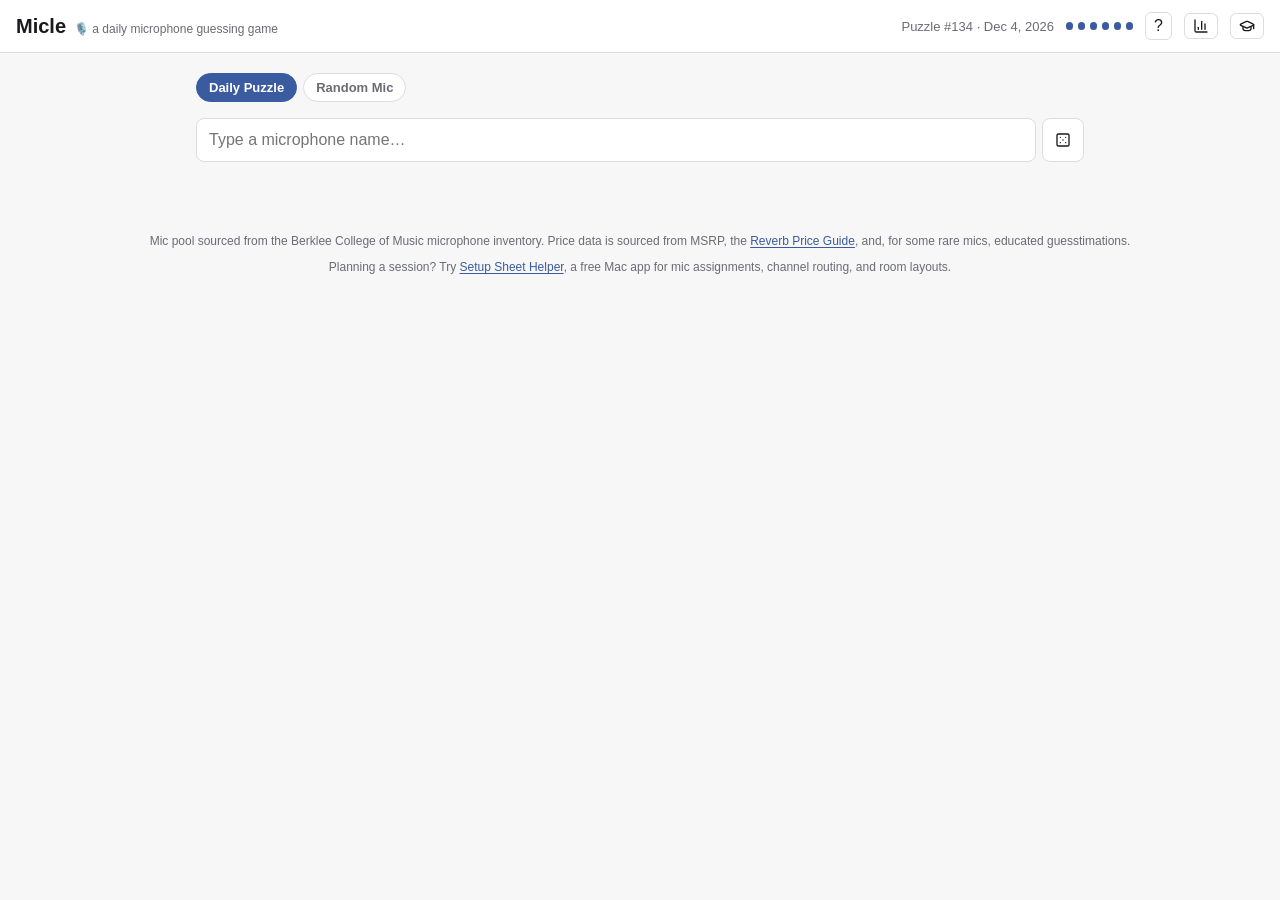
<file: index.html>
<!doctype html>
<html lang="en">
<head>
  <meta charset="utf-8" />
  <meta name="viewport" content="width=device-width, initial-scale=1" />
  <title>Micle — Daily Microphone Guessing Game</title>
  <meta name="description" content="Guess the studio microphone of the day. A Wordle-style game for audio nerds." />
  <link rel="canonical" href="https://micle.julianro.se/" />
  <meta property="og:type" content="website" />
  <meta property="og:title" content="Micle — Daily Microphone Guessing Game" />
  <meta property="og:description" content="Guess the studio microphone of the day. A Wordle-style game for audio nerds." />
  <meta property="og:url" content="https://micle.julianro.se/" />
  <meta property="og:image" content="https://micle.julianro.se/social-card.png" />
  <meta property="og:image:width" content="1200" />
  <meta property="og:image:height" content="630" />
  <meta name="twitter:card" content="summary_large_image" />
  <meta name="twitter:title" content="Micle — Daily Microphone Guessing Game" />
  <meta name="twitter:description" content="Guess the studio microphone of the day. A Wordle-style game for audio nerds." />
  <meta name="twitter:image" content="https://micle.julianro.se/social-card.png" />
  <link rel="icon" href="favicon.svg" type="image/svg+xml" />
  <link rel="apple-touch-icon" href="icons/apple-touch-icon.png" />
  <!-- Keep in sync with --bg in css/styles.css's :root and its dark-mode override. -->
  <meta name="theme-color" content="#f7f7f8" media="(prefers-color-scheme: light)" />
  <meta name="theme-color" content="#17171b" media="(prefers-color-scheme: dark)" />
  <link rel="manifest" href="manifest.webmanifest" />
  <link rel="stylesheet" href="css/styles.css" />
  <!-- GoatCounter: privacy-friendly, cookieless analytics. -->
  <script data-goatcounter="https://julianrose.goatcounter.com/count" async src="//gc.zgo.at/count.js"></script>
  <script type="application/ld+json">
  {
    "@context": "https://schema.org",
    "@type": "WebApplication",
    "name": "Micle",
    "description": "Guess the studio microphone of the day. A Wordle-style game for audio nerds.",
    "url": "https://micle.julianro.se/",
    "applicationCategory": "GameApplication",
    "operatingSystem": "Any",
    "isAccessibleForFree": true,
    "offers": { "@type": "Offer", "price": "0", "priceCurrency": "USD" }
  }
  </script>
</head>
<body>
  <header class="site-header">
    <!-- Tagline is a sibling, not a child, of the h1: nesting it made the
         heading's accessible name "Micle🎙️ a daily microphone guessing game". -->
    <div class="site-title">
      <h1>Micle</h1>
      <span class="tagline">🎙️ a daily microphone guessing game</span>
    </div>
    <div class="header-actions">
      <span id="day-label" class="day-label"></span>
      <span id="guesses-left" class="guesses-left"></span>
      <button id="help-btn" type="button" class="icon-btn" aria-label="How to play" aria-expanded="false" aria-controls="instructions">?</button>
      <button id="stats-btn" type="button" class="icon-btn" aria-label="View stats">
        <svg viewBox="0 0 24 24" fill="none" stroke="currentColor" stroke-width="2" stroke-linecap="round" stroke-linejoin="round" aria-hidden="true"><path d="M3 3v16a2 2 0 0 0 2 2h16"/><path d="M18 17V9"/><path d="M13 17V5"/><path d="M8 17v-3"/></svg>
      </button>
      <a href="/training/" class="icon-btn" aria-label="Study mode">
        <svg viewBox="0 0 24 24" fill="none" stroke="currentColor" stroke-width="2" stroke-linecap="round" stroke-linejoin="round" aria-hidden="true"><path d="M21.42 10.922a1 1 0 0 0-.019-1.838L12.83 5.18a2 2 0 0 0-1.66 0L2.6 9.08a1 1 0 0 0 0 1.832l8.57 3.908a2 2 0 0 0 1.66 0z"/><path d="M22 10v6"/><path d="M6 12.5V16a6 3 0 0 0 12 0v-3.5"/></svg>
      </a>
    </div>
  </header>

  <main>
    <!-- Filled and shown by renderMilestoneBanner() in js/app.js, only on a
         milestone puzzle; hidden every other day. -->
    <div id="milestone-banner" class="milestone-banner" role="status" hidden></div>

    <div id="instructions" class="instructions" hidden>
      <p>Guess the studio microphone in 6 tries. Each guess is compared against the answer across six categories. In Random Mic mode, toggle Infinity to drop the guess limit entirely.</p>
      <ul class="legend">
        <li><span class="legend-swatch legend-swatch--match" aria-hidden="true"><svg viewBox="0 0 24 24" fill="none" stroke="currentColor" stroke-width="2" stroke-linecap="round" stroke-linejoin="round"><path d="M20 6 9 17l-5-5"/></svg></span> Exact match</li>
        <li><span class="legend-swatch legend-swatch--partial" aria-hidden="true"><svg viewBox="0 0 24 24" fill="none" stroke="currentColor" stroke-width="2" stroke-linecap="round" stroke-linejoin="round"><path d="M10.1 2.182a10 10 0 0 1 3.8 0"/><path d="M13.9 21.818a10 10 0 0 1-3.8 0"/><path d="M17.609 3.721a10 10 0 0 1 2.69 2.7"/><path d="M2.182 13.9a10 10 0 0 1 0-3.8"/><path d="M20.279 17.609a10 10 0 0 1-2.7 2.69"/><path d="M21.818 10.1a10 10 0 0 1 0 3.8"/><path d="M3.721 6.391a10 10 0 0 1 2.7-2.69"/><path d="M6.391 20.279a10 10 0 0 1-2.69-2.7"/></svg></span> Partial: some polar patterns overlap</li>
        <li><span class="legend-swatch legend-swatch--no-match" aria-hidden="true"><svg viewBox="0 0 24 24" fill="none" stroke="currentColor" stroke-width="2" stroke-linecap="round" stroke-linejoin="round"><path d="M18 6 6 18"/><path d="m6 6 12 12"/></svg></span> No match</li>
        <li><span class="legend-swatch legend-swatch--hint" aria-hidden="true"><svg viewBox="0 0 24 24" fill="none" stroke="currentColor" stroke-width="2" stroke-linecap="round" stroke-linejoin="round"><path d="m5 12 7-7 7 7"/><path d="M12 19V5"/></svg></span> Answer is higher (year or price)</li>
        <li><span class="legend-swatch legend-swatch--hint" aria-hidden="true"><svg viewBox="0 0 24 24" fill="none" stroke="currentColor" stroke-width="2" stroke-linecap="round" stroke-linejoin="round"><path d="M12 5v14"/><path d="m19 12-7 7-7-7"/></svg></span> Answer is lower</li>
        <li><span class="legend-swatch legend-swatch--unknown" aria-hidden="true"><svg viewBox="0 0 24 24" fill="none" stroke="currentColor" stroke-width="2" stroke-linecap="round" stroke-linejoin="round"><circle cx="12" cy="12" r="10"/><path d="M9.09 9a3 3 0 0 1 5.83 1c0 2-3 3-3 3"/><path d="M12 17h.01"/></svg></span> Price unknown for this mic</li>
      </ul>
      <p class="instructions-note">Long values are shortened to fit: LDC and SDC are large- and small-diaphragm condensers, and Omni, Fig-8, Super, Hyper and Wide are the matching polar patterns. Hover a tile for the full text.</p>
      <p class="instructions-note">Keyboard shortcuts:</p>
      <ul class="shortcuts">
        <li><kbd>/</kbd> Focus the guess input</li>
        <li><kbd>?</kbd> Toggle these instructions</li>
        <li><kbd>Esc</kbd> Close these instructions</li>
        <li><kbd>S</kbd> Open stats</li>
        <li><kbd>D</kbd> Daily Puzzle</li>
        <li><kbd>M</kbd> Random Mic</li>
        <li><kbd>N</kbd> New Mic <span class="shortcuts-scope">(Random Mic)</span></li>
        <li><kbd>R</kbd> Random guess</li>
        <li><kbd>I</kbd> Toggle Infinity <span class="shortcuts-scope">(Random Mic)</span></li>
      </ul>
    </div>

    <div class="controls">
      <div class="mode-switcher" role="tablist">
        <button type="button" id="mode-daily-btn" class="mode-btn mode-btn--active" role="tab" aria-selected="true" data-mode="daily">Daily Puzzle</button>
        <button type="button" id="mode-random-btn" class="mode-btn" role="tab" aria-selected="false" data-mode="random">Random Mic</button>
      </div>
      <button type="button" id="infinity-toggle-btn" class="infinity-toggle" role="switch" aria-checked="false" hidden>∞ Infinity</button>
      <button type="button" id="new-random-btn" class="new-random-btn" hidden>
        <svg viewBox="0 0 24 24" fill="none" stroke="currentColor" stroke-width="2" stroke-linecap="round" stroke-linejoin="round" aria-hidden="true"><path d="m18 14 4 4-4 4"/><path d="m18 2 4 4-4 4"/><path d="M2 18h1.973a4 4 0 0 0 3.3-1.7l5.454-8.6a4 4 0 0 1 3.3-1.7H22"/><path d="M2 6h1.972a4 4 0 0 1 3.6 2.2"/><path d="M22 18h-6.041a4 4 0 0 1-3.3-1.8l-.359-.45"/></svg>
        New Mic
      </button>
    </div>
    <p id="mode-note" class="mode-note" hidden>Practice mode offers unlimited replays that don't count toward your streak or stats.</p>

    <div class="guess-form">
      <div class="guess-row">
        <div class="autocomplete">
          <label for="guess-input" class="visually-hidden">Guess a microphone</label>
          <input
            id="guess-input"
            name="mic-guess-search"
            type="text"
            placeholder="Type a microphone name…"
            role="combobox"
            aria-expanded="false"
            aria-autocomplete="list"
            aria-controls="ac-list"
            autocomplete="off"
            autocorrect="off"
            autocapitalize="off"
            spellcheck="false"
            data-lpignore="true"
            data-1p-ignore="true"
            data-bwignore="true"
            data-form-type="other"
            data-protonpass-ignore="true"
          />
          <ul id="ac-list" class="ac-list" role="listbox" hidden></ul>
        </div>
        <button type="button" id="random-guess-btn" class="random-guess-btn" aria-label="Random guess">
          <svg viewBox="0 0 24 24" fill="none" stroke="currentColor" stroke-width="2" stroke-linecap="round" stroke-linejoin="round" aria-hidden="true"><rect width="18" height="18" x="3" y="3" rx="2" ry="2"/><path d="M16 8h.01"/><path d="M8 8h.01"/><path d="M8 16h.01"/><path d="M16 16h.01"/><path d="M12 12h.01"/></svg>
        </button>
      </div>
    </div>

    <p id="status-banner" class="status-banner" role="alert" hidden></p>
    <!-- Filled only once the round is over — the photo is the answer. Stays
         hidden for a mic with no photo rather than showing a placeholder at
         the one moment the player is paying most attention. -->
    <div id="answer-reveal" class="answer-reveal" hidden></div>
    <button id="share-btn-page" type="button" class="share-btn share-btn--page" hidden>
      <svg viewBox="0 0 24 24" fill="none" stroke="currentColor" stroke-width="2" stroke-linecap="round" stroke-linejoin="round" aria-hidden="true"><rect width="8" height="4" x="8" y="2" rx="1" ry="1"/><path d="M8 4H6a2 2 0 0 0-2 2v14a2 2 0 0 0 2 2h12a2 2 0 0 0 2-2v-2"/><path d="M16 4h2a2 2 0 0 1 2 2v4"/><path d="M21 14H11"/><path d="m15 10-4 4 4 4"/></svg>
      Share Results
    </button>

    <div id="board" class="board" role="table" aria-label="Guess history"></div>
  </main>

  <dialog id="stats-modal" class="modal" aria-labelledby="stats-title">
    <div class="modal-content">
      <div class="modal-header">
        <h2 id="stats-title">Statistics</h2>
        <button id="stats-close" type="button" class="icon-btn" aria-label="Close">✕</button>
      </div>
      <div id="stats-body"></div>
      <button id="share-btn" type="button" class="share-btn" hidden>
        <svg viewBox="0 0 24 24" fill="none" stroke="currentColor" stroke-width="2" stroke-linecap="round" stroke-linejoin="round" aria-hidden="true"><rect width="8" height="4" x="8" y="2" rx="1" ry="1"/><path d="M8 4H6a2 2 0 0 0-2 2v14a2 2 0 0 0 2 2h12a2 2 0 0 0 2-2v-2"/><path d="M16 4h2a2 2 0 0 1 2 2v4"/><path d="M21 14H11"/><path d="m15 10-4 4 4 4"/></svg>
        Share Results
      </button>
    </div>
  </dialog>

  <!-- Outside <main> on purpose: a <dialog> nested in anything that can be
       hidden still inherits display:none and opens at 0x0. -->
  <dialog id="photo-lightbox" class="photo-lightbox">
    <button type="button" id="photo-lightbox-close" class="icon-btn" aria-label="Close">✕</button>
    <img id="photo-lightbox-img" class="photo-lightbox-img" alt="" />
    <p id="photo-lightbox-caption" class="photo-lightbox-caption"></p>
  </dialog>

  <footer class="site-footer">
    <p>Mic pool sourced from the Berklee College of Music microphone inventory. Price data is sourced from MSRP, the <a href="https://reverb.com/price-guide/">Reverb Price Guide</a>, and, for some rare mics, educated guesstimations.</p>
    <p>Planning a session? Try <a href="https://setupsheethelper.julianro.se/">Setup Sheet Helper</a>, a free Mac app for mic assignments, channel routing, and room layouts.</p>
  </footer>

  <script src="data/mics.js"></script>
  <!-- Needed by the end-of-round reveal. -->
  <script src="data/photos.js"></script>
  <script src="data/schedule.js"></script>
  <script src="js/storage.js"></script>
  <script src="js/compare.js"></script>
  <script src="js/autocomplete.js"></script>
  <script src="js/schedule.js"></script>
  <script src="js/devtools.js"></script>
  <script src="js/lightbox.js"></script>
  <script src="js/app.js"></script>
  <script src="js/pwa.js"></script>
</body>
</html>
</file>
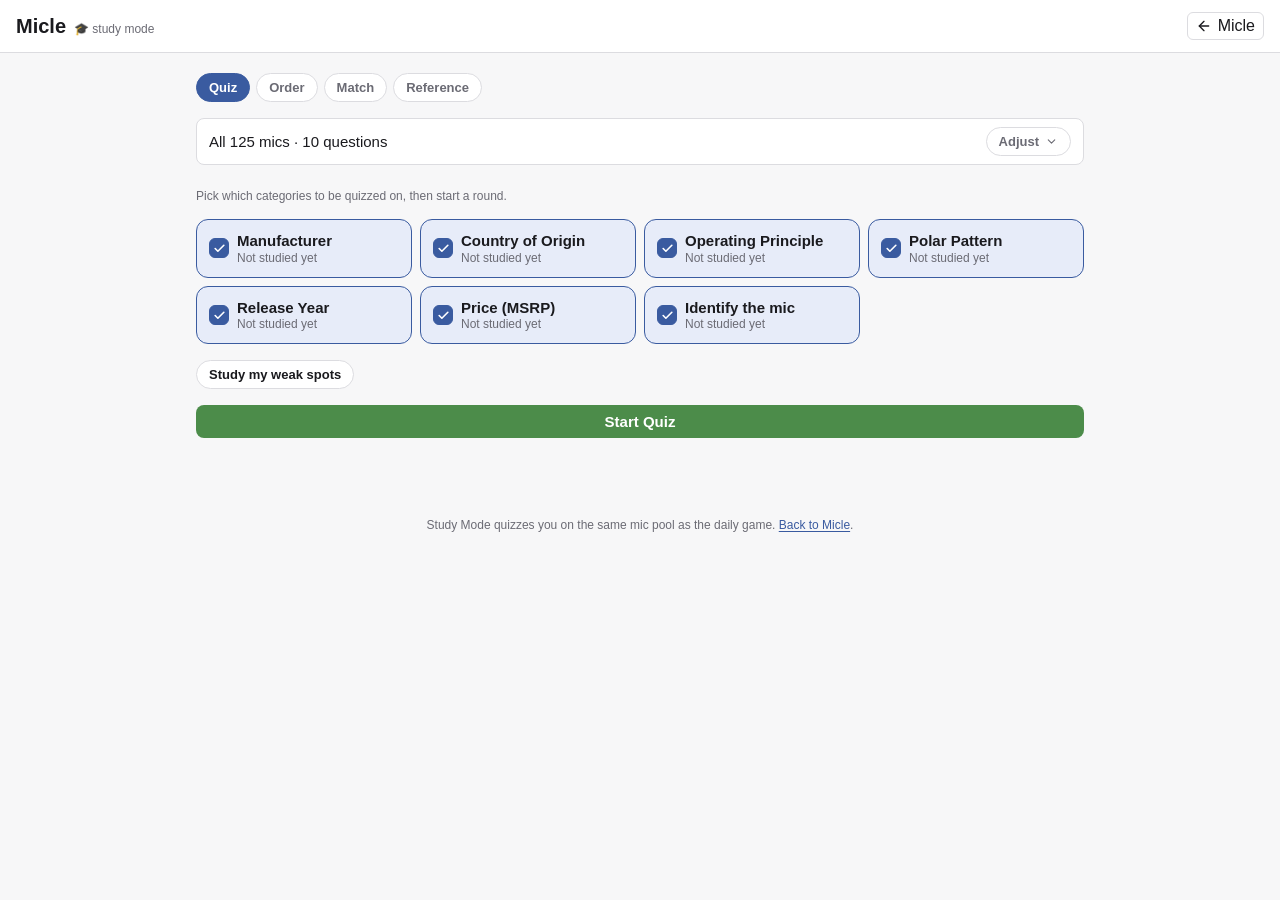
<file: training/index.html>
<!doctype html>
<html lang="en">
<head>
  <meta charset="utf-8" />
  <meta name="viewport" content="width=device-width, initial-scale=1" />
  <title>Micle Study Mode</title>
  <meta name="description" content="Quiz yourself on the Micle microphone pool by category, drag mics into price/year order, match mics by pattern or principle, or browse the full reference list." />
  <link rel="canonical" href="https://micle.julianro.se/training/" />
  <meta property="og:type" content="website" />
  <meta property="og:title" content="Micle Study Mode" />
  <meta property="og:description" content="Quiz yourself on the Micle microphone pool by category, drag mics into price/year order, match mics by pattern or principle, or browse the full reference list." />
  <meta property="og:url" content="https://micle.julianro.se/training/" />
  <meta property="og:image" content="https://micle.julianro.se/social-card.png" />
  <meta property="og:image:width" content="1200" />
  <meta property="og:image:height" content="630" />
  <meta name="twitter:card" content="summary_large_image" />
  <meta name="twitter:title" content="Micle Study Mode" />
  <meta name="twitter:description" content="Quiz yourself on the Micle microphone pool by category, drag mics into price/year order, match mics by pattern or principle, or browse the full reference list." />
  <meta name="twitter:image" content="https://micle.julianro.se/social-card.png" />
  <link rel="icon" href="/favicon.svg" type="image/svg+xml" />
  <link rel="apple-touch-icon" href="/icons/apple-touch-icon.png" />
  <!-- Keep in sync with --bg in css/styles.css's :root and its dark-mode override. -->
  <meta name="theme-color" content="#f7f7f8" media="(prefers-color-scheme: light)" />
  <meta name="theme-color" content="#17171b" media="(prefers-color-scheme: dark)" />
  <link rel="manifest" href="/manifest.webmanifest" />
  <link rel="stylesheet" href="/css/styles.css" />
  <link rel="stylesheet" href="/css/training.css" />
  <!-- GoatCounter: privacy-friendly, cookieless analytics. -->
  <script data-goatcounter="https://julianrose.goatcounter.com/count" async src="//gc.zgo.at/count.js"></script>
</head>
<body>
  <header class="site-header">
    <div class="site-title">
      <h1>Micle</h1>
      <span class="tagline">🎓 study mode</span>
    </div>
    <div class="header-actions">
      <a href="/" class="icon-btn icon-btn--back" aria-label="Back to Micle">
        <svg viewBox="0 0 24 24" fill="none" stroke="currentColor" stroke-width="2" stroke-linecap="round" stroke-linejoin="round" aria-hidden="true"><path d="m12 19-7-7 7-7"/><path d="M19 12H5"/></svg>
        Micle
      </a>
    </div>
  </header>

  <main>
    <div class="mode-switcher" role="tablist">
      <button type="button" id="tab-quiz-btn" class="mode-btn mode-btn--active" role="tab" aria-selected="true" data-tab="quiz">Quiz</button>
      <button type="button" id="tab-order-btn" class="mode-btn" role="tab" aria-selected="false" data-tab="order">Order</button>
      <button type="button" id="tab-match-btn" class="mode-btn" role="tab" aria-selected="false" data-tab="match">Match</button>
      <button type="button" id="tab-reference-btn" class="mode-btn" role="tab" aria-selected="false" data-tab="reference">Reference</button>
    </div>

    <!-- One shared setup bar for every mode: the pool filter genuinely
         persists across Quiz/Order/Match, and only the length row varies by
         mode. Collapsed to a summary line by default — the summary carries
         the live state, so collapsing hides the controls, never the facts. -->
    <div id="round-setup" class="round-setup">
      <!-- The whole summary row is the control, not just the pill at the end:
           a one-line bar whose only hit target is a small button at the far
           edge reads as a label with a button beside it. The pill stays as
           the affordance. Span, not <p> — a button only takes phrasing
           content. -->
      <button type="button" id="round-setup-toggle" class="round-setup-summary" aria-expanded="false" aria-controls="round-setup-panel">
        <span id="round-setup-text" class="round-setup-text" aria-live="polite"></span>
        <span class="round-setup-pill">
          Adjust
          <svg class="round-setup-chevron" viewBox="0 0 24 24" fill="none" stroke="currentColor" stroke-width="2" stroke-linecap="round" stroke-linejoin="round" aria-hidden="true"><path d="m6 9 6 6 6-6"/></svg>
        </span>
      </button>
      <div id="round-setup-panel" class="round-setup-panel" hidden>
        <!-- Country leads and Manufacturer cascades off it: the Manufacturer
             list only offers makers that build in the selected country, so
             the two can never be put into conflict. -->
        <label class="pool-filter">
          <span>Country</span>
          <select id="filter-country"><option value="">Any</option></select>
        </label>
        <label class="pool-filter">
          <span>Manufacturer</span>
          <select id="filter-manufacturer"><option value="">Any</option></select>
        </label>
        <div class="pool-filter">
          <span id="round-length-label">Questions</span>
          <div id="round-length-pills" class="round-length-pills" role="radiogroup" aria-labelledby="round-length-label"></div>
        </div>
        <!-- Full-width row of its own: unlike the two filters above, this one
             is a standing preference rather than a per-round choice, and it
             carries a hint that needs the room. -->
        <div class="pool-filter pool-filter--wide">
          <span id="set-aside-label">Set aside</span>
          <select id="set-aside-select" aria-labelledby="set-aside-label"><option value="">Add…</option></select>
          <div id="set-aside-chips" class="set-aside-chips"></div>
          <p class="set-aside-hint">Makers and countries you've already got down. They stop being asked about, but still turn up as wrong answers in Quiz.</p>
        </div>
      </div>
    </div>

    <section id="quiz-tab">
      <div id="quiz-picker" class="quiz-picker">
        <p class="mode-note">Pick which categories to be quizzed on, then start a round.</p>
        <div id="category-list" class="category-list"></div>
        <div class="quiz-picker-controls">
          <button type="button" id="weak-spots-btn" class="weak-spots-btn">Study my weak spots</button>
        </div>
        <button type="button" id="start-quiz-btn" class="share-btn share-btn--page">Start Quiz</button>
      </div>

      <div id="quiz-active" class="quiz-active" hidden>
        <div class="quiz-status">
          <span id="quiz-progress" class="quiz-progress"></span>
          <span class="quiz-chips">
            <span id="quiz-streak" class="quiz-chip quiz-chip--streak" hidden></span>
            <span id="quiz-score" class="quiz-chip quiz-chip--score"></span>
          </span>
        </div>
        <div class="quiz-progress-track">
          <div id="quiz-progress-fill" class="quiz-progress-fill"></div>
        </div>
        <div class="quiz-question">
          <p id="quiz-prompt" class="quiz-prompt"></p>
          <!-- Only the "Identify the mic" category fills this; every other
               category leaves it hidden and the layout is unchanged. -->
          <div id="quiz-photo" class="quiz-photo" hidden></div>
          <div id="quiz-options" class="quiz-options" role="group" aria-label="Answer choices"></div>
        </div>
        <!-- The visual feedback renders inline inside the chosen option, but
             this stays as the live region so answers are still announced. -->
        <p id="quiz-feedback" class="visually-hidden" role="status"></p>
        <div class="quiz-actions">
          <span id="quiz-action-note" class="quiz-action-note"></span>
          <button type="button" id="quiz-next-btn" class="share-btn share-btn--page" disabled>Next</button>
        </div>
      </div>

      <div id="quiz-summary" class="quiz-summary" hidden>
        <h2 id="quiz-summary-score"></h2>
        <p id="quiz-summary-trend" class="quiz-summary-trend" hidden></p>
        <div id="quiz-summary-breakdown" class="quiz-summary-breakdown"></div>
        <div id="quiz-missed" class="quiz-missed" hidden>
          <h3 class="quiz-missed-title">Mics you missed</h3>
          <ul id="quiz-missed-list" class="quiz-missed-list"></ul>
        </div>
        <div class="quiz-summary-actions">
          <button type="button" id="retry-missed-btn" class="share-btn share-btn--page share-btn--secondary" hidden>Retry Missed</button>
          <button type="button" id="new-round-btn" class="share-btn share-btn--page">New Round</button>
        </div>
      </div>
    </section>

    <section id="order-tab" hidden>
      <div id="order-picker" class="quiz-picker">
        <p class="mode-note">Pick a dimension to sort by, then arrange mics from lowest to highest.</p>
        <div id="order-dimension-list" class="category-list"></div>
        <button type="button" id="start-order-btn" class="share-btn share-btn--page">Start Round</button>
      </div>

      <div id="order-active" class="order-active" hidden>
        <p id="order-prompt" class="quiz-progress"></p>
        <p class="order-instructions">Arrange lowest to highest. Drag a row, or focus one and use the arrow keys / move buttons.</p>
        <ul id="order-list" class="order-list" aria-label="Mics to arrange"></ul>
        <p id="order-live" class="visually-hidden" aria-live="polite"></p>
        <button type="button" id="submit-order-btn" class="share-btn share-btn--page">Submit</button>
      </div>

      <div id="order-summary" class="order-summary" hidden>
        <h2 id="order-summary-score"></h2>
        <p id="order-summary-label" class="order-summary-label" hidden>Your order</p>
        <ul id="order-summary-list" class="order-summary-list"></ul>
        <div id="order-answer" class="order-answer" hidden>
          <h3 class="order-answer-title">The right order</h3>
          <ol id="order-answer-list" class="order-answer-list"></ol>
        </div>
        <div class="quiz-summary-actions">
          <button type="button" id="new-order-round-btn" class="share-btn share-btn--page">New Round</button>
        </div>
      </div>
    </section>

    <section id="match-tab" hidden>
      <div id="match-picker" class="quiz-picker">
        <p class="mode-note">Pick a dimension, then select every mic below that matches.</p>
        <div id="match-dimension-list" class="category-list"></div>
        <button type="button" id="start-match-btn" class="share-btn share-btn--page">Start Round</button>
      </div>

      <!-- One mic at a time rather than a grid of eight: the verdict can then
           land the moment you answer, which is where the learning is. The run
           bar is decoration over the same state the count states in words. -->
      <div id="match-active" class="match-active" hidden>
        <div id="match-run-bar" class="match-run-bar" aria-hidden="true"></div>
        <p id="match-run-count" class="match-run-count"></p>
        <p id="match-prompt" class="quiz-prompt"></p>
        <div class="match-card-face">
          <p id="match-mic-name" class="match-mic-name"></p>
          <p id="match-mic-meta" class="match-mic-meta"></p>
        </div>
        <div id="match-choices" class="match-choices">
          <button type="button" id="match-yes-btn" class="match-choice">Yes</button>
          <button type="button" id="match-no-btn" class="match-choice">No</button>
        </div>
        <!-- Below the buttons, not above: answering then only appends, so
             nothing you were looking at moves out from under you. -->
        <div id="match-verdict" class="match-verdict" hidden></div>
        <p id="match-feedback" class="visually-hidden" role="status"></p>
        <button type="button" id="match-next-btn" class="share-btn share-btn--page" hidden>Next</button>
      </div>

      <div id="match-summary" class="order-summary" hidden>
        <h2 id="match-summary-score"></h2>
        <p id="match-summary-tally" class="match-summary-tally"></p>
        <div id="match-summary-grid" class="match-ledger"></div>
        <div class="quiz-summary-actions">
          <button type="button" id="match-exit-btn" class="share-btn share-btn--page share-btn--secondary" hidden>Back to Menu</button>
          <button type="button" id="new-match-round-btn" class="share-btn share-btn--page">New Round</button>
        </div>
      </div>
    </section>

    <section id="reference-tab" hidden>
      <p class="mode-note">Search or browse the full pool to study up before you play.</p>
      <!-- A plain search input, deliberately NOT a combobox: it narrows the
           table below as you type rather than opening a listbox to pick from,
           so the combobox roles it used to carry would promise a popup that
           no longer exists. type="search" gets the native clear button. -->
      <!-- Search, sort and view on one line. These were three separate strips
           with their own uppercase labels; position carries what the labels
           used to, and the row reads as one control surface instead of three. -->
      <div class="mic-toolbar">
        <label for="reference-input" class="visually-hidden">Search microphones</label>
        <input
          id="reference-input"
          name="reference-search"
          type="search"
          placeholder="Search microphones…"
          autocomplete="off"
          data-lpignore="true"
          data-1p-ignore
          data-bwignore
          data-form-type="other"
          data-protonpass-ignore="true"
        />
        <!-- Shown only where there are no clickable column headers: gallery at
             any width, and list below 800px. See renderReference(). -->
        <div id="reference-sort" class="mic-sort" hidden>
          <button type="button" id="reference-sort-btn" class="mic-sort-btn" aria-expanded="false" aria-controls="reference-sort-menu">
            <span id="reference-sort-current">Name ↑</span>
            <svg viewBox="0 0 24 24" fill="none" stroke="currentColor" stroke-width="2" stroke-linecap="round" stroke-linejoin="round" aria-hidden="true"><path d="m6 9 6 6 6-6"/></svg>
          </button>
          <div id="reference-sort-menu" class="mic-sort-menu" role="group" aria-label="Sort by" hidden></div>
        </div>
        <!-- Icon-only: two options with aria-pressed need no text labels. -->
        <div id="reference-view-toggle" class="mic-view-toggle" role="group" aria-label="View">
          <button type="button" class="mic-view-btn" data-view="list" aria-pressed="false" aria-label="List view" title="List view">
            <svg viewBox="0 0 24 24" fill="none" stroke="currentColor" stroke-width="2" stroke-linecap="round" stroke-linejoin="round" aria-hidden="true"><path d="M8 6h13M8 12h13M8 18h13M3 6h.01M3 12h.01M3 18h.01"/></svg>
          </button>
          <button type="button" class="mic-view-btn mic-view-btn--active" data-view="gallery" aria-pressed="true" aria-label="Gallery view" title="Gallery view">
            <svg viewBox="0 0 24 24" fill="none" stroke="currentColor" stroke-width="2" stroke-linecap="round" stroke-linejoin="round" aria-hidden="true"><rect x="3" y="3" width="7" height="7" rx="1"/><rect x="14" y="3" width="7" height="7" rx="1"/><rect x="3" y="14" width="7" height="7" rx="1"/><rect x="14" y="14" width="7" height="7" rx="1"/></svg>
          </button>
        </div>
      </div>
      <!-- The map is the visual way into country filtering; the Country facet
           button below is the exhaustive one. Capped in height so the controls
           and the first mics clear the fold. -->
      <!-- The label is a sibling of #reference-map, not a child: buildMapSvg
           assigns innerHTML on that element and would wipe it out. -->
      <div class="mic-map">
        <div id="reference-map" class="mic-map-figure"></div>
        <p id="reference-map-label" class="mic-map-label" hidden></p>
      </div>
      <div id="reference-detail">
        <!-- Both rows are filled by js/training.js: the menus from the FACETS
             table, the chips from whatever is currently selected. The chip row
             stays hidden until something is on, so an unfiltered tab is one
             line of controls, not two. -->
        <div class="mic-filters">
          <div id="reference-filter-menus" class="mic-filter-menus" role="group" aria-label="Filter"></div>
        </div>
        <!-- Panels live outside the button strip and render as plain blocks
             under the whole bar rather than popovers anchored to their own
             button: no positioning JS, no collision handling, and nothing can
             clip them if the strip ever gains an overflow. -->
        <div id="reference-filter-panels" class="mic-filter-panels"></div>
        <div id="reference-active-filters" class="mic-active-filters" role="group" aria-label="Active filters" hidden></div>
        <p id="reference-status" class="visually-hidden" role="status" aria-live="polite"></p>
        <p id="reference-empty" class="mic-empty" hidden></p>
        <!-- The list and the detail panel sit side by side above 900px and
             stack below it, where the panel becomes a <dialog> sheet instead. -->
        <div id="reference-layout" class="mic-layout">
          <div id="reference-board" class="board board--reference" hidden></div>
          <aside id="reference-detail-panel" class="mic-detail" hidden aria-live="polite"></aside>
        </div>
        <dialog id="reference-detail-sheet" class="mic-detail-sheet">
          <button type="button" id="reference-sheet-close" class="mic-sheet-close" aria-label="Close">
            <svg viewBox="0 0 24 24" fill="none" stroke="currentColor" stroke-width="2" stroke-linecap="round" stroke-linejoin="round" aria-hidden="true"><path d="M18 6 6 18M6 6l12 12"/></svg>
          </button>
          <div id="reference-sheet-body"></div>
        </dialog>
      </div>
    </section>
  </main>

  <!-- Outside every tab section on purpose. A <dialog> nested inside a
       hidden section still inherits [hidden]'s display:none, so showModal()
       promotes it to the top layer and it renders 0x0 — which is exactly
       what happened when the quiz opened one living in #reference-tab. -->
  <dialog id="photo-lightbox" class="photo-lightbox">
    <button type="button" id="photo-lightbox-close" class="mic-sheet-close" aria-label="Close">
      <svg viewBox="0 0 24 24" fill="none" stroke="currentColor" stroke-width="2" stroke-linecap="round" stroke-linejoin="round" aria-hidden="true"><path d="M18 6 6 18M6 6l12 12"/></svg>
    </button>
    <img id="photo-lightbox-img" class="photo-lightbox-img" alt="" />
    <p id="photo-lightbox-caption" class="photo-lightbox-caption"></p>
  </dialog>

  <footer class="site-footer">
    <p>Study Mode quizzes you on the same mic pool as the daily game. <a href="/">Back to Micle</a>.</p>
  </footer>

  <script src="/data/mics.js"></script>
  <!-- Study Mode only. The daily game has no use for photos and its payload
       shouldn't grow for a feature it doesn't render. -->
  <script src="/data/photos.js"></script>
  <script src="/data/worldmap.js"></script>
  <script src="/js/storage.js"></script>
  <script src="/js/compare.js"></script>
  <script src="/js/autocomplete.js"></script>
  <script src="/js/worldmap.js"></script>
  <script src="/js/quiz.js"></script>
  <script src="/js/order.js"></script>
  <script src="/js/match.js"></script>
  <script src="/js/lightbox.js"></script>
  <script src="/js/training.js"></script>
  <script src="/js/pwa.js"></script>
</body>
</html>
</file>
<file: css/styles.css>
:root {
  /* --bg is duplicated as the light theme-color meta tag in index.html's
     <head> — keep them in sync if this changes. */
  --bg: #f7f7f8;
  --surface: #ffffff;
  --text: #1a1a1e;
  --muted: #6b6b74;
  --border: #dcdce0;
  --accent: #3a5ba0;
  --match: #4c8c4a;
  --match-bg: #e4f3e3;
  --partial: #b8860b;
  --partial-bg: #fbf1d9;
  --no-match: #8a8a92;
  --no-match-bg: #ececee;

  /* Year/price higher-lower hints. Deliberately the same hue as --accent, but
     only ever used as tint + border + text — never a solid fill — so a hint
     tile can't be mistaken for a button the way .mode-btn--active is. */
  --hint: #3a5ba0;
  --hint-bg: #e7ecf9;
  --loss: #b04a4a;
  --loss-bg: #fbe9e9;

  --space-1: 0.25rem;
  --space-2: 0.375rem;
  --space-3: 0.5rem;
  --space-4: 0.75rem;
  --space-5: 1rem;
  --space-6: 1.25rem;
  --space-7: 2rem;

  --radius-sm: 0.375rem;
  --radius-md: 0.5rem;
  --radius-lg: 0.75rem;
  --radius-pill: 999px;

  --fs-2xs: 0.6875rem;
  --fs-xs: 0.75rem;
  --fs-sm: 0.8125rem;
  --fs-base: 0.9375rem;
  --fs-md: 1rem;
  --fs-lg: 1.125rem;
  --fs-xl: 1.25rem;
  --fs-2xl: 1.5rem;

  /* Uniform tile height: icon line + two text lines + padding. Tuned against
     the widest real values in the pool, not derived arithmetically. */
  --tile-h: 4.25rem;

  /* Declares which schemes this page supports, so the UA draws its own
     controls — checkboxes, radios, range thumbs, scrollbars, the search
     field's clear button — in the matching one. Without it every native
     control is painted light no matter what the page looks like, which is
     why a checkbox sat white-on-white against a dark panel. It keys off
     prefers-color-scheme, the same signal the dark overrides below use, so
     the two can't drift apart. */
  color-scheme: light dark;
}

@media (prefers-color-scheme: dark) {
  :root {
    /* Duplicated as the dark theme-color meta tag in index.html — keep in sync. */
    --bg: #17171b;
    --surface: #212126;
    --text: #eceef0;
    --muted: #9a9aa3;
    --border: #3a3a42;
    --accent: #7fa0e0;
    --match: #6fcb6a;
    --match-bg: #1e2f1c;
    --partial: #e0b84d;
    --partial-bg: #332b12;
    --no-match: #8f8f98;
    --no-match-bg: #2a2a30;
    --hint: #8fb0f0;
    --hint-bg: #1c2542;
    --loss: #f08a8a;
    --loss-bg: #3a1e1e;
  }
}

* { box-sizing: border-box; }

/* Author-stylesheet `display` rules beat the UA's [hidden] { display: none }
   regardless of specificity, so every flex/grid/inline-block element here would
   silently ignore the `hidden` attribute that app.js uses for all visibility.
   This one rule makes `hidden` authoritative everywhere. */
[hidden] { display: none !important; }

body {
  margin: 0;
  font-family: -apple-system, BlinkMacSystemFont, "Segoe UI", Roboto, Helvetica, Arial, sans-serif;
  background: var(--bg);
  color: var(--text);
  min-height: 100vh;
}

.visually-hidden {
  position: absolute;
  width: 1px;
  height: 1px;
  overflow: hidden;
  clip: rect(0 0 0 0);
}

.site-header {
  display: flex;
  justify-content: space-between;
  align-items: center;
  flex-wrap: wrap;
  gap: var(--space-2) var(--space-4);
  padding: var(--space-4) var(--space-5);
  border-bottom: 1px solid var(--border);
  background: var(--surface);
}

.site-title {
  display: flex;
  align-items: baseline;
  gap: var(--space-3);
  min-width: 0;
}

.site-header h1 {
  font-size: var(--fs-xl);
  margin: 0;
}

.tagline {
  font-size: var(--fs-xs);
  font-weight: 400;
  color: var(--muted);
}

.header-actions {
  display: flex;
  align-items: center;
  gap: var(--space-4);
}

.day-label {
  font-size: var(--fs-sm);
  color: var(--muted);
}

.icon-btn {
  display: inline-flex;
  align-items: center;
  justify-content: center;
  background: none;
  border: 1px solid var(--border);
  border-radius: var(--radius-sm);
  font-size: var(--fs-md);
  padding: var(--space-1) var(--space-3);
  cursor: pointer;
  color: var(--text);
  transition: background-color 120ms ease, border-color 120ms ease;
}

.icon-btn:hover { background: var(--bg); }

main {
  max-width: 920px;
  margin: 0 auto;
  padding: var(--space-6) var(--space-5);
}

.instructions {
  color: var(--muted);
  font-size: var(--fs-base);
  line-height: 1.5;
  background: var(--surface);
  border: 1px solid var(--border);
  border-radius: var(--radius-lg);
  padding: var(--space-4) var(--space-5);
  margin: 0 0 var(--space-5);
}

.instructions p { margin: 0 0 var(--space-4); }
.instructions-note { font-size: var(--fs-sm); margin: var(--space-4) 0 0 !important; }

.shortcuts {
  list-style: none;
  margin: var(--space-2) 0 0;
  padding: 0;
  display: grid;
  grid-template-columns: repeat(auto-fit, minmax(180px, 1fr));
  gap: var(--space-2) var(--space-5);
  font-size: var(--fs-sm);
}

.shortcuts li {
  display: flex;
  align-items: center;
  gap: var(--space-2);
}

.shortcuts kbd {
  flex: none;
  min-width: 1.5rem;
  padding: 0 var(--space-2);
  border: 1px solid var(--border);
  border-radius: var(--radius-sm);
  background: var(--bg);
  font-family: inherit;
  font-size: var(--fs-xs);
  font-weight: 600;
  text-align: center;
  line-height: 1.5rem;
}

.shortcuts-scope { color: var(--muted); }

.legend {
  list-style: none;
  margin: 0;
  padding: 0;
  display: grid;
  grid-template-columns: repeat(auto-fit, minmax(210px, 1fr));
  gap: var(--space-2) var(--space-5);
  font-size: var(--fs-sm);
}

.legend li {
  display: flex;
  align-items: center;
  gap: var(--space-3);
}

.legend-swatch {
  flex: none;
  width: 1.5rem;
  height: 1.5rem;
  display: flex;
  align-items: center;
  justify-content: center;
  border-radius: var(--radius-sm);
  border: 1px solid var(--border);
  font-size: var(--fs-sm);
}

.legend-swatch--match { background: var(--match-bg); border-color: var(--match); color: var(--match); }
.legend-swatch--partial { background: var(--partial-bg); border-color: var(--partial); color: var(--partial); }
.legend-swatch--no-match { background: var(--no-match-bg); color: var(--no-match); }
.legend-swatch--hint { background: var(--hint-bg); border-color: var(--hint); color: var(--hint); }
.legend-swatch--unknown { background: var(--no-match-bg); color: var(--muted); border-style: dashed; }

/* Mode pills and the random-mic button share one row — the button used to sit
   on its own line, which cost vertical space on exactly the screens with least. */
.controls {
  display: flex;
  align-items: center;
  gap: var(--space-3);
  flex-wrap: wrap;
}

.mode-switcher {
  display: flex;
  gap: var(--space-2);
}

.mode-btn {
  padding: var(--space-2) var(--space-4);
  font-size: var(--fs-sm);
  font-weight: 600;
  border: 1px solid var(--border);
  border-radius: var(--radius-pill);
  background: var(--surface);
  color: var(--muted);
  cursor: pointer;
  transition: background-color 120ms ease, border-color 120ms ease, color 120ms ease;
}

.mode-btn:hover { background: var(--bg); }

/* :hover listed too — .mode-btn:hover out-ranks a bare modifier class, so
   without it hovering the active button swapped the blue fill for --bg and
   left white text on a near-white background in light mode. */
.mode-btn--active,
.mode-btn--active:hover {
  background: var(--accent);
  border-color: var(--accent);
  color: #fff;
}

.mode-note {
  font-size: var(--fs-xs);
  color: var(--muted);
  margin: var(--space-3) 0 0;
}

.new-random-btn {
  display: inline-flex;
  align-items: center;
  gap: var(--space-2);
  padding: var(--space-2) var(--space-4);
  font-size: var(--fs-sm);
  font-weight: 600;
  border: 1px solid var(--border);
  border-radius: var(--radius-pill);
  background: var(--surface);
  color: var(--text);
  cursor: pointer;
  transition: background-color 120ms ease, border-color 120ms ease;
}

.new-random-btn:hover { background: var(--bg); }

.infinity-toggle {
  padding: var(--space-2) var(--space-4);
  font-size: var(--fs-sm);
  font-weight: 600;
  border: 1px solid var(--border);
  border-radius: var(--radius-pill);
  background: var(--surface);
  color: var(--muted);
  cursor: pointer;
  transition: background-color 120ms ease, border-color 120ms ease, color 120ms ease;
}

.infinity-toggle:hover { background: var(--bg); }

/* :hover listed for the same reason as .mode-btn--active above. */
.infinity-toggle--active,
.infinity-toggle--active:hover {
  background: var(--accent);
  border-color: var(--accent);
  color: #fff;
}

.guess-form { margin: var(--space-5) 0 var(--space-3); }

.guess-row {
  display: flex;
  align-items: stretch;
  gap: var(--space-2);
}

.autocomplete { position: relative; flex: 1; }

.random-guess-btn {
  display: inline-flex;
  align-items: center;
  justify-content: center;
  padding: var(--space-4);
  font-size: var(--fs-md);
  line-height: 1;
  border: 1px solid var(--border);
  border-radius: var(--radius-md);
  background: var(--surface);
  color: var(--text);
  cursor: pointer;
  transition: background-color 120ms ease, border-color 120ms ease;
}

.random-guess-btn:hover { background: var(--bg); }
.random-guess-btn:disabled { opacity: 0.6; cursor: default; }

/* #reference-input (training/index.html's Reference-tab search field) shares
   this rule rather than duplicating it in css/training.css, so the two text
   fields can't drift out of sync. */
#guess-input,
#reference-input {
  width: 100%;
  padding: var(--space-4) var(--space-4);
  /* Must stay >= 16px: anything smaller makes iOS Safari zoom on focus. */
  font-size: var(--fs-md);
  border: 1px solid var(--border);
  border-radius: var(--radius-md);
  background: var(--surface);
  color: var(--text);
  transition: border-color 120ms ease;
}

#guess-input:disabled { opacity: 0.6; }

.ac-list {
  position: absolute;
  z-index: 10;
  top: calc(100% + 4px);
  left: 0;
  right: 0;
  margin: 0;
  padding: var(--space-1);
  list-style: none;
  background: var(--surface);
  border: 1px solid var(--border);
  border-radius: var(--radius-md);
  box-shadow: 0 8px 24px rgba(0, 0, 0, 0.12);
  max-height: 280px;
  overflow-y: auto;
}

.ac-list li {
  padding: var(--space-3);
  border-radius: var(--radius-sm);
  cursor: pointer;
  font-size: var(--fs-base);
}

.ac-list li:hover,
.ac-option--active {
  background: var(--bg);
}

.ac-option--disabled {
  color: var(--muted);
  text-decoration: line-through;
  cursor: not-allowed;
}

.guesses-left {
  font-size: var(--fs-sm);
  color: var(--muted);
  margin: 0;
  white-space: nowrap;
  display: inline-flex;
  align-items: center;
  gap: 0.3rem;
}

/* Six dots that drain as guesses are spent. A representation change rather
   than motion, so these stay under prefers-reduced-motion — only the
   transition below gets suppressed, by the global rule further down. */
.guess-dot {
  width: 0.45rem;
  height: 0.45rem;
  border-radius: 50%;
  background: var(--accent);
  transition: background-color 260ms ease, transform 260ms ease;
}

.guess-dot--spent {
  background: var(--border);
  transform: scale(0.72);
}

/* State-neutral base — app.js appends --win or --loss. Without the variants a
   loss ("Out of guesses") rendered in celebration green. */
.status-banner {
  border: 1px solid var(--border);
  border-radius: var(--radius-md);
  padding: var(--space-4);
  font-size: var(--fs-base);
  margin-bottom: var(--space-5);
}

.status-banner--win {
  background: var(--match-bg);
  color: var(--match);
  border-color: var(--match);
}

.status-banner--loss {
  background: var(--loss-bg);
  color: var(--loss);
  border-color: var(--loss);
}

/* Informational, not a verdict — the round is still going. Uses the --hint
   pair rather than --match or --loss for the reason given where those tokens
   are defined: tint + border + text, never a solid fill. That matters here
   more than anywhere else, because the only time this banner appears the row
   directly above it is entirely green, and it must not read as a win. */
.status-banner--note {
  background: var(--hint-bg);
  color: var(--hint);
  border-color: var(--hint);
}

/* overflow must stay visible: `overflow-x: auto` forces overflow-y to compute
   to auto, which makes .board the nearest scrollport and silently defeats the
   sticky header row below. Narrow screens are handled by card mode, not scroll. */
.board {
  display: flex;
  flex-direction: column;
  gap: var(--space-2);
  overflow: visible;
}

/* Polar Pattern gets a wide column because it holds by far the longest value in
   the pool — AKG C414's "Cardioid / Omni / Fig-8 / Super / Hyper / Wide
   (Switchable)". Measured: it needs ~213px to stay within two lines, and every
   other value in all 110 mics fits comfortably at these ratios. */
.board-row {
  display: grid;
  grid-template-columns: 1.4fr 1fr 1.1fr 2.1fr 1fr 0.8fr 0.95fr;
  gap: var(--space-2);
}

.board-row--header {
  position: sticky;
  top: 0;
  z-index: 5;
  /* Opaque or guess rows scroll through underneath. */
  background: var(--bg);
}

.cell {
  border-radius: var(--radius-md);
  padding: var(--space-2) var(--space-1);
  font-size: var(--fs-xs);
  min-height: var(--tile-h);
  display: flex;
  flex-direction: column;
  align-items: center;
  justify-content: center;
  text-align: center;
  gap: 0.15rem;
  line-height: 1.25;
  border: 1px solid var(--border);
  background: var(--surface);
}

/* The header row's first cell is `cell cell--guess`, not `cell--header`, so
   scoping these resets to .cell--header would leave an oversized header row
   with a filled tile sitting where a plain column label belongs. */
.board-row--header > .cell {
  min-height: 0;
  background: transparent;
  border: none;
}

.cell--guess {
  align-items: flex-start;
  text-align: left;
  font-weight: 600;
  background: var(--surface);
  padding: var(--space-2) var(--space-3);
}

.cell--header {
  background: transparent;
  border: none;
  color: var(--muted);
  font-weight: 600;
  text-transform: uppercase;
  letter-spacing: 0.03em;
  font-size: var(--fs-2xs);
}

.cell--match {
  background: var(--match-bg);
  border-color: var(--match);
  color: var(--match);
}

.cell--partial {
  background: var(--partial-bg);
  border-color: var(--partial);
  color: var(--partial);
}

.cell--unknown {
  background: var(--no-match-bg);
  border-color: var(--border);
  color: var(--muted);
  border-style: dashed;
}

.cell--no-match {
  background: var(--no-match-bg);
  border-color: var(--border);
  color: var(--no-match);
}

/* Year/price hi-lo hints. These classes are emitted by app.js but had no styles
   at all before, so the two most information-dense columns rendered as plain
   surface with a bare arrow as the only signal. */
.cell--higher,
.cell--lower {
  background: var(--hint-bg);
  border-color: var(--hint);
  color: var(--hint);
}

.cell-icon {
  font-size: var(--fs-md);
  line-height: 1;
}

.cell-icon svg,
.legend-swatch svg {
  width: 1rem;
  height: 1rem;
}

.icon-btn svg,
.new-random-btn svg,
.share-btn svg,
.random-guess-btn svg {
  width: 1em;
  height: 1em;
  flex-shrink: 0;
}

/* Safety net only — the abbreviations in app.js should keep every value in the
   110-mic pool to two lines. Assertion #3 in the plan enforces that. */
.cell-text {
  font-size: var(--fs-xs);
  display: -webkit-box;
  -webkit-line-clamp: 2;
  line-clamp: 2;
  -webkit-box-orient: vertical;
  overflow: hidden;
}

/* Native <dialog> centers itself via the UA stylesheet (fixed + inset +
   margin: auto) — this just resets its own border/background/padding
   (previously carried by the outer flex-centering div) and caps its width,
   leaving .modal-content to supply the visible card's background/padding. */
.modal {
  margin: auto;
  border: none;
  background: transparent;
  padding: 0;
  max-width: min(360px, calc(100vw - 2 * var(--space-5)));
  width: 100%;
}

.modal::backdrop {
  background: rgba(0, 0, 0, 0.5);
}

.modal-content {
  background: var(--surface);
  border-radius: var(--radius-lg);
  padding: var(--space-6);
  max-width: 360px;
  width: 100%;
}

.modal-header {
  display: flex;
  justify-content: space-between;
  align-items: center;
  margin-bottom: var(--space-4);
}

.modal-header h2 { margin: 0; font-size: var(--fs-lg); }

.stats-grid {
  display: grid;
  grid-template-columns: repeat(4, 1fr);
  gap: var(--space-3);
  text-align: center;
}

.stats-grid div { display: flex; flex-direction: column; }
.stats-grid strong { font-size: var(--fs-2xl); }
.stats-grid span { font-size: var(--fs-2xs); color: var(--muted); }

.share-btn {
  display: flex;
  align-items: center;
  justify-content: center;
  gap: var(--space-2);
  width: 100%;
  margin-top: var(--space-5);
  padding: var(--space-3) var(--space-4);
  font-size: var(--fs-base);
  font-weight: 600;
  border: none;
  border-radius: var(--radius-md);
  background: var(--match);
  color: #fff;
  cursor: pointer;
  transition: opacity 120ms ease;
}

.share-btn:hover { opacity: 0.9; }
.share-btn:disabled { opacity: 0.5; cursor: default; }
.share-btn:disabled:hover { opacity: 0.5; }

.share-btn--page {
  display: inline-flex;
  width: auto;
  margin: 0 0 var(--space-5);
}

.site-footer {
  text-align: center;
  color: var(--muted);
  font-size: var(--fs-xs);
  padding: var(--space-7) var(--space-5);
}

.site-footer a {
  color: var(--accent);
  text-decoration: underline;
  text-underline-offset: 2px;
}

.site-footer a:hover { color: var(--text); }

/* There were no focus styles at all before this — UA default rings only. */
.icon-btn:focus-visible,
.mode-btn:focus-visible,
.new-random-btn:focus-visible,
.random-guess-btn:focus-visible,
.share-btn:focus-visible,
#guess-input:focus-visible,
#reference-input:focus-visible,
.ac-list li:focus-visible,
.infinity-toggle:focus-visible,
.site-footer a:focus-visible {
  outline: 2px solid var(--accent);
  outline-offset: 2px;
}

/* The input's border is its main affordance, so tint it too. */
#guess-input:focus-visible,
#reference-input:focus-visible {
  border-color: var(--accent);
}

/* Staggered left-to-right reveal, applied only to a freshly submitted guess —
   app.js withholds .board-row--reveal when it rebuilds the board from saved
   state, so reloading a finished puzzle doesn't replay every row. */
@keyframes tile-reveal {
  from { opacity: 0; transform: translateY(-4px); }
  to { opacity: 1; transform: none; }
}

.board-row--reveal > .cell {
  animation: tile-reveal 220ms ease-out backwards;
}

.board-row--reveal > .cell:nth-child(1) { animation-delay: 0ms; }
.board-row--reveal > .cell:nth-child(2) { animation-delay: 60ms; }
.board-row--reveal > .cell:nth-child(3) { animation-delay: 120ms; }
.board-row--reveal > .cell:nth-child(4) { animation-delay: 180ms; }
.board-row--reveal > .cell:nth-child(5) { animation-delay: 240ms; }
.board-row--reveal > .cell:nth-child(6) { animation-delay: 300ms; }
.board-row--reveal > .cell:nth-child(7) { animation-delay: 360ms; }

/* The hi/lo arrow drifts the way it points, so the direction reads without
   parsing the glyph. Deliberately slow and small: unlike the reveal, this one
   sits on screen for the rest of the round, and anything faster or further
   turns into a fidget in the player's peripheral vision. */
@keyframes hint-drift-up {
  0%, 100% { transform: translateY(0); }
  50%      { transform: translateY(-3px); }
}

@keyframes hint-drift-down {
  0%, 100% { transform: translateY(0); }
  50%      { transform: translateY(3px); }
}

.cell--higher .cell-icon { animation: hint-drift-up 1.8s ease-in-out infinite; }
.cell--lower .cell-icon { animation: hint-drift-down 1.8s ease-in-out infinite; }

/* A single settle on the winning row. app.js only adds --win alongside
   --reveal, never on a rebuild, so a solved puzzle doesn't re-celebrate on
   every page load. The loss row is excluded at the source, not here. */
@keyframes row-win {
  from { transform: scale(1); }
  55%  { transform: scale(1.025); }
  to   { transform: scale(1); }
}

.board-row--win {
  animation: row-win 420ms ease-out 380ms backwards;
}

/* The answer-reveal row (shown on a loss) reuses the win's all-green cell
   styling, since every category trivially "matches" the mic compared to
   itself — this divider + tinted name cell is what keeps it from reading
   as a guess the player actually made. */
.board-row--answer {
  margin-top: var(--space-3);
  padding-top: var(--space-3);
  border-top: 1px dashed var(--border);
}

.board-row--answer > .cell--guess {
  background: var(--loss-bg);
  color: var(--loss);
}

/* ---- Milestone banner (Puzzle #100) ----
   Shown for one day by renderMilestoneBanner() in js/app.js. Tokens only, so
   light and dark both work without their own rules. The confetti ends at
   opacity 0, so under prefers-reduced-motion (the global rule below snaps
   every animation to its end state) it simply never appears. */
.milestone-banner {
  position: relative;
  overflow: hidden;
  display: flex;
  align-items: center;
  gap: var(--space-4);
  margin: 0 0 var(--space-5);
  /* Top padding leaves room for the bunting: the sag plus a flag's height. */
  padding: calc(var(--space-4) + 4.4rem) var(--space-5) var(--space-4);
  border: 1px solid var(--accent);
  border-radius: var(--radius-lg);
  background: color-mix(in srgb, var(--accent) 12%, var(--surface));
  color: var(--text);
  animation: milestone-pop 420ms cubic-bezier(0.2, 0.9, 0.3, 1.3) both;
}

.milestone-banner__text {
  position: relative;
  flex: 1;
  margin: 0;
  font-size: var(--fs-base);
  line-height: 1.4;
}

.milestone-banner__text strong { color: var(--accent); }

.milestone-banner__emoji {
  display: inline-block;
  animation: milestone-wiggle 900ms ease-in-out 420ms 2 both;
}

.milestone-banner__close {
  position: relative;
  flex: none;
  width: 2rem;
  height: 2rem;
  border: none;
  border-radius: var(--radius-pill);
  background: transparent;
  color: var(--muted);
  font-size: var(--fs-md);
  line-height: 1;
  cursor: pointer;
  transition: background-color 120ms ease, color 120ms ease;
}

.milestone-banner__close:hover { background: var(--surface); color: var(--text); }

.milestone-banner__close:focus-visible {
  outline: 2px solid var(--accent);
  outline-offset: 2px;
}

.milestone-banner__bunting {
  /* --sag-px is read by JS to tilt each flag to the string's slope, so it
     must stay in px and match the 1.1rem sag drawn below. */
  --sag: 1.6rem;
  --sag-px: 25.6;
  position: absolute;
  top: var(--space-3);
  left: var(--space-5);
  right: var(--space-5);
  height: calc(var(--sag) + 2.6rem);
  pointer-events: none;
}

.milestone-banner__string {
  position: absolute;
  inset: 0 0 auto;
  width: 100%;
  height: calc(var(--sag) * 2);
  overflow: visible;
}

.milestone-banner__string path {
  fill: none;
  stroke: var(--muted);
  stroke-width: 1.5;
}

/* Each pennant hangs from the string at its own point on the parabola and
   swings about that point, staggered so the row ripples instead of moving
   in lockstep. */
.milestone-banner__flag {
  position: absolute;
  top: calc(var(--sag) * 4 * var(--x) * (1 - var(--x)) - 1px);
  left: calc(var(--x) * 100%);
  /* Shrinks with the banner so 13 flags never crowd each other on a phone. */
  width: min(1.9rem, calc(100% / 14));
  aspect-ratio: 4 / 5;
  padding-top: 0.2rem;
  clip-path: polygon(0 0, 100% 0, 50% 100%);
  background: var(--accent);
  /* --surface, not #fff: the dark theme's accent is pale enough that white
     digits wash out, while --surface flips to near-black there. */
  color: var(--surface);
  font-size: var(--fs-md);
  font-weight: 800;
  line-height: 1;
  text-align: center;
  transform-origin: 50% 0;
  transform: translateX(-50%) rotate(var(--tilt, 0deg));
  animation: milestone-sway 2.6s ease-in-out calc(var(--i) * -0.2s) infinite alternate;
}

.milestone-banner__flag:nth-child(3n + 2) { background: var(--match); }
.milestone-banner__flag:nth-child(3n + 3) { background: var(--partial); }
.milestone-banner__flag.milestone-banner__flag--label { background: var(--accent); }

@keyframes milestone-sway {
  from { transform: translateX(-50%) rotate(calc(var(--tilt, 0deg) - 4deg)); }
  to { transform: translateX(-50%) rotate(calc(var(--tilt, 0deg) + 4deg)); }
}

.milestone-banner__confetti {
  position: absolute;
  inset: 0;
  pointer-events: none;
}

/* Fourteen bits spread across the banner by --i, falling and spinning once.
   The scoring colours are fine here: nothing in the banner is a score. */
.milestone-banner__confetti i {
  position: absolute;
  top: -0.75rem;
  left: calc(var(--i) * 7% + 2%);
  width: 0.4rem;
  height: 0.7rem;
  border-radius: 1px;
  background: var(--accent);
  opacity: 0;
  animation: milestone-confetti 1600ms ease-in calc(var(--i) * 60ms) both;
}

.milestone-banner__confetti i:nth-child(3n + 1) { background: var(--match); }
.milestone-banner__confetti i:nth-child(3n + 2) { background: var(--partial); }
.milestone-banner__confetti i:nth-child(even) { width: 0.5rem; height: 0.5rem; border-radius: 50%; }

@keyframes milestone-pop {
  from { opacity: 0; transform: translateY(-6px) scale(0.97); }
  to { opacity: 1; transform: none; }
}

@keyframes milestone-wiggle {
  0%, 100% { transform: rotate(0); }
  25% { transform: rotate(-14deg) scale(1.15); }
  75% { transform: rotate(14deg) scale(1.15); }
}

@keyframes milestone-confetti {
  0% { opacity: 0; transform: translateY(0) rotate(0); }
  10% { opacity: 1; }
  80% { opacity: 1; }
  100% { opacity: 0; transform: translateY(5rem) rotate(540deg); }
}

@media (prefers-reduced-motion: reduce) {
  *,
  *::before,
  *::after {
    animation-duration: 0.01ms !important;
    animation-delay: 0ms !important;
    animation-iteration-count: 1 !important;
    transition-duration: 0.01ms !important;
  }

  /* View Transitions' UA-generated pseudo-elements are a separate namespace
     the plain `*` selector above doesn't reach. */
  ::view-transition-group(*),
  ::view-transition-old(*),
  ::view-transition-new(*) {
    animation: none !important;
  }
}

/* Card mode. The two breakpoints are measured, not chosen:
   - 800px, because the Polar Pattern column needs ~213px to hold its longest
     value in two lines, which stops being possible below an 801px viewport.
   - 520px, because at 375px a 3-column chip grid leaves each value only ~80px,
     which wraps past two lines and clips. */
@media (max-width: 800px) {
  .board {
    gap: var(--space-3);
  }

  /* Each row becomes a self-contained card, so the shared column header no
     longer applies — the category name moves onto each chip instead. */
  .board-row--header {
    display: none;
  }

  .board-row {
    grid-template-columns: repeat(3, minmax(0, 1fr));
    gap: var(--space-2);
    padding: var(--space-3);
    border: 1px solid var(--border);
    border-radius: var(--radius-lg);
    background: var(--surface);
  }

  .cell--guess {
    grid-column: 1 / -1;
    border: none;
    background: transparent;
    padding: 0 var(--space-1) var(--space-1);
    font-size: var(--fs-md);
    min-height: 0;
  }

  /* Label and icon share the top row so the value gets the chip's full width.
     Giving the icon its own column costs ~20px and pushes the longest values
     past two lines. Keyed to .cell-icon / .cell-text rather than nth-child, so
     reordering CATEGORIES in app.js can't silently break the layout. */
  .board-row > .cell:not(.cell--guess) {
    display: grid;
    grid-template-columns: minmax(0, 1fr) auto;
    align-content: start;
    gap: 0 var(--space-1);
    text-align: left;
    min-height: 3.1rem;
    padding: var(--space-2);
  }

  .board-row > .cell:not(.cell--guess)::before {
    content: attr(data-label);
    grid-column: 1;
    grid-row: 1;
    font-size: var(--fs-2xs);
    text-transform: uppercase;
    letter-spacing: 0.03em;
    font-weight: 600;
    opacity: 0.75;
  }

  .board-row > .cell:not(.cell--guess) > .cell-icon {
    grid-column: 2;
    grid-row: 1;
    font-size: var(--fs-sm);
  }

  .board-row > .cell:not(.cell--guess) > .cell-text {
    grid-column: 1 / -1;
    grid-row: 2;
    /* One line more headroom than the desktop grid: card chips are narrower, and
       a card row that grows is harmless since cards aren't height-matched. */
    -webkit-line-clamp: 3;
    line-clamp: 3;
  }

  /* Polar Pattern holds values several times longer than any other category, so
     it takes the full card width instead of one narrow chip. Without this it
     clips at every viewport below 430px — including 375 and 390, the two most
     common phone widths. Keyed to the CATEGORIES label in app.js: if that label
     is renamed this rule stops applying, and the clamp above absorbs it. */
  .board-row > .cell[data-label="Polar Pattern"] {
    grid-column: 1 / -1;
  }
}

@media (max-width: 520px) {
  .board-row {
    grid-template-columns: repeat(2, minmax(0, 1fr));
  }
}

@media (max-width: 620px) {
  .tagline { display: none; }
  /* The puzzle number stays; the date is the first thing to go when the header
     runs out of room. */
  .day-label__date { display: none; }
}

@media (max-width: 480px) {
  .site-header h1 { font-size: var(--fs-md); }
  .header-actions { gap: var(--space-3); }
}

/* --------------------------------------------------------- Photo lightbox */

/* Shared: Study Mode's Reference panel and quiz, and the daily game's
   end-of-round reveal. Lives here rather than in training.css because the
   daily game only loads this stylesheet. */

/* A button wrapper so enlarging is reachable by keyboard, not just mouse.
   Contents-display keeps it out of the layout entirely: the img inside goes
   on sizing exactly as it did before being wrapped. */
.photo-zoom {
  display: contents;
  padding: 0;
  border: none;
  background: none;
  font: inherit;
  cursor: zoom-in;
}
.photo-zoom:focus-visible {
  outline: none;
}
.photo-zoom:focus-visible img {
  outline: 2px solid var(--accent);
  outline-offset: 2px;
}

.photo-lightbox {
  max-width: min(90vw, 36rem);
  max-height: 90vh;
  padding: var(--space-4);
  border: 1px solid var(--border);
  border-radius: var(--radius-lg);
  background: var(--surface);
  color: var(--text);
  overflow: visible;
}
.photo-lightbox::backdrop { background: rgb(0 0 0 / 0.72); }
.photo-lightbox-img {
  display: block;
  width: 100%;
  height: auto;
  /* Leaves room for the caption and padding so a tall photo can't push the
     dialog past the viewport. */
  max-height: calc(90vh - 5rem);
  object-fit: contain;
  border-radius: var(--radius-sm);
  background: var(--bg);
}
.photo-lightbox-caption {
  margin: var(--space-3) 0 0;
  text-align: center;
  font-size: var(--fs-sm);
  color: var(--muted);
}

/* ------------------------------------------------- End-of-round reveal */

/* The answer mic, shown once the round is over. Sits between the result
   banner and the share button so it reads as part of the ending, while
   staying compact enough that the guess board is still on screen. */
.answer-reveal {
  display: flex;
  align-items: center;
  gap: var(--space-4);
  padding: var(--space-3);
  margin-bottom: var(--space-5);
  background: var(--surface);
  border: 1px solid var(--border);
  border-radius: var(--radius-md);
}
.answer-reveal-photo {
  display: block;
  width: 5.5rem;
  height: 5.5rem;
  flex: none;
  object-fit: cover;
  border-radius: var(--radius-sm);
  background: var(--bg);
  cursor: zoom-in;
}
.answer-reveal-text { min-width: 0; }
.answer-reveal-name {
  margin: 0;
  font-size: var(--fs-md);
  font-weight: 600;
}
.answer-reveal-spec {
  margin: var(--space-1) 0 0;
  font-size: var(--fs-xs);
  color: var(--muted);
  line-height: 1.4;
}
</file>
<file: css/training.css>
/* Study Mode — quiz-specific layout only. Builds on css/styles.css's design
   tokens and shared components (.site-header, .mode-switcher, .status-banner,
   .board/.cell, .share-btn); doesn't redefine any :root variable. */

.round-setup {
  margin: var(--space-5) 0;
  display: flex;
  flex-direction: column;
  gap: var(--space-3);
}

/* The row itself is the button. */
.round-setup-summary {
  display: flex;
  align-items: center;
  justify-content: space-between;
  gap: var(--space-4);
  flex-wrap: wrap;
  width: 100%;
  font: inherit;
  text-align: left;
  padding: var(--space-3) var(--space-4);
  border: 1px solid var(--border);
  border-radius: var(--radius-md);
  background: var(--surface);
  cursor: pointer;
  transition: background-color 120ms ease, border-color 120ms ease;
}

.round-setup-summary:hover { background: var(--bg); border-color: var(--muted); }
.round-setup-summary:hover .round-setup-pill { background: var(--surface); }

.round-setup-summary:focus-visible {
  outline: 2px solid var(--accent);
  outline-offset: 2px;
}

.round-setup-text {
  margin: 0;
  font-size: var(--fs-base);
  color: var(--text);
}

/* Same pill geometry as .mode-btn / .weak-spots-btn — the selects in the
   panel are the only OS chrome left on the page. Decoration now: the row
   around it takes the clicks, so this is only the affordance saying so. */
.round-setup-pill {
  display: inline-flex;
  align-items: center;
  gap: var(--space-2);
  flex: none;
  font-size: var(--fs-sm);
  font-weight: 600;
  color: var(--muted);
  background: var(--surface);
  border: 1px solid var(--border);
  border-radius: var(--radius-pill);
  padding: var(--space-2) var(--space-4);
  transition: background-color 120ms ease, border-color 120ms ease, color 120ms ease;
}

.round-setup-chevron {
  width: 1em;
  height: 1em;
  transition: transform 120ms ease;
}

.round-setup-summary[aria-expanded="true"] .round-setup-pill {
  color: #fff;
  background: var(--accent);
  border-color: var(--accent);
}

.round-setup-summary[aria-expanded="true"] .round-setup-chevron {
  transform: rotate(180deg);
}

/* aria-disabled rather than the disabled attribute: the row now *contains*
   the blocked warning, and :disabled's opacity would drag that text under
   the contrast floor while also dropping it out of the tab order. Only the
   pill dims; the sentence stays fully legible and still focusable. */
.round-setup-summary[aria-disabled="true"] { cursor: default; }
.round-setup-summary[aria-disabled="true"]:hover { background: var(--surface); border-color: var(--loss); }
.round-setup-summary[aria-disabled="true"] .round-setup-pill { opacity: 0.5; }

.round-setup-panel {
  display: flex;
  flex-wrap: wrap;
  align-items: flex-start;
  gap: var(--space-6);
  padding: var(--space-4);
  border: 1px solid var(--border);
  border-radius: var(--radius-md);
  background: var(--bg);
}

.pool-filter {
  display: flex;
  flex-direction: column;
  gap: 0.2rem;
  font-size: var(--fs-xs);
  color: var(--muted);
  align-self: flex-start;
}

/* Its own full-width row under the two filters: a standing preference rather
   than a per-round choice, and the hint needs the space. */
.pool-filter--wide {
  flex-basis: 100%;
  border-top: 1px solid var(--border);
  padding-top: var(--space-4);
}

/* The row is full-width for the chips and hint; the select itself shouldn't
   stretch to match, or it reads as the panel's primary control. */
.pool-filter--wide select {
  align-self: flex-start;
  min-width: 12rem;
  max-width: 20rem;
}

.set-aside-chips {
  display: flex;
  flex-wrap: wrap;
  gap: var(--space-2);
  margin-top: var(--space-3);
}

/* Neutral, not --loss: a set-aside maker is switched off, not wrong. */
.set-aside-chip {
  display: inline-flex;
  align-items: center;
  gap: var(--space-2);
  font: inherit;
  font-size: var(--fs-xs);
  color: var(--text);
  background: var(--no-match-bg);
  border: 1px solid transparent;
  border-radius: var(--radius-pill);
  padding: var(--space-2) var(--space-3);
  cursor: pointer;
  transition: border-color 120ms ease, background-color 120ms ease;
}

.set-aside-chip:hover { border-color: var(--border); background: var(--surface); }
.set-aside-chip:focus-visible { outline: 2px solid var(--accent); outline-offset: 2px; }

.set-aside-chip-x { display: inline-flex; width: 0.85rem; height: 0.85rem; color: var(--muted); }
.set-aside-chip-x svg { width: 100%; height: 100%; }
.set-aside-chip:hover .set-aside-chip-x { color: var(--text); }

.set-aside-hint {
  margin: var(--space-3) 0 0;
  max-width: 46ch;
  font-size: var(--fs-xs);
  color: var(--muted);
  line-height: 1.5;
}

.round-length-pills {
  display: flex;
  flex-wrap: wrap;
  gap: var(--space-2);
  margin-top: 0.15rem;
}

.round-length-pill {
  font: inherit;
  font-size: var(--fs-sm);
  font-weight: 600;
  color: var(--muted);
  background: var(--surface);
  border: 1px solid var(--border);
  border-radius: var(--radius-pill);
  padding: var(--space-2) var(--space-4);
  cursor: pointer;
  transition: background-color 120ms ease, border-color 120ms ease, color 120ms ease;
}

.round-length-pill:hover { background: var(--bg); }

.round-length-pill[aria-checked="true"] {
  background: var(--accent);
  border-color: var(--accent);
  color: #fff;
}

.round-length-pill:focus-visible {
  outline: 2px solid var(--accent);
  outline-offset: 2px;
}

/* No select styling exists elsewhere in the app (no <select> until this
   feature) — matches .icon-btn's border/radius treatment for consistency. */
.pool-filter select {
  font: inherit;
  font-size: var(--fs-base);
  color: var(--text);
  background: var(--surface);
  border: 1px solid var(--border);
  border-radius: var(--radius-sm);
  padding: var(--space-2) var(--space-3);
  cursor: pointer;
}

.pool-filter select:focus-visible {
  outline: 2px solid var(--accent);
  outline-offset: 2px;
}

/* A filter that matches nothing — or too few mics for the active mode —
   locks out every category/dimension at once, so the summary line turns
   into an unmissable warning — and the bar force-expands
   and refuses to collapse, since a blocking state must never be hidden
   behind a collapsed control. */
.round-setup--blocked .round-setup-summary {
  color: var(--loss);
  background: var(--loss-bg);
  border-color: var(--loss);
}

.round-setup--blocked .round-setup-text {
  font-weight: 600;
  color: var(--loss);
}

/* Replaces the whole category/dimension list (not just a per-item note)
   when the filter matches nothing, or matches too few mics to build a round
   — same reasoning as above. */
.pool-blocked-notice {
  padding: var(--space-5);
  border: 1px solid var(--loss);
  border-radius: var(--radius-lg);
  background: var(--loss-bg);
  color: var(--loss);
  font-weight: 600;
  text-align: center;
}

.quiz-picker {
  display: flex;
  flex-direction: column;
  gap: var(--space-5);
  margin-top: var(--space-5);
}

.category-list {
  display: grid;
  grid-template-columns: repeat(auto-fit, minmax(200px, 1fr));
  gap: var(--space-3);
}

/* No justify-content: space-between — in a 200px-min grid cell it stranded
   the checkbox hard-left and its own label hard-right with a gap between
   them, which read as two unrelated things. Shared by the Quiz, Order and
   Match pickers, so all three get the fix. */
.category-pill {
  display: flex;
  align-items: center;
  gap: var(--space-3);
  padding: var(--space-4);
  border: 1px solid var(--border);
  border-radius: var(--radius-lg);
  background: var(--surface);
  cursor: pointer;
  transition: border-color 120ms ease, background-color 120ms ease;
}

.category-pill:has(input:checked) {
  border-color: var(--accent);
  background: var(--hint-bg);
}

/* Custom-styled rather than left as a native checkbox — nothing else in the
   app uses OS-default form-control chrome, so a bare native checkbox was the
   one element that didn't look like it belonged. The checkmark glyph matches
   the app's own check icon (js/app.js's ICONS.check / the legend's match
   swatch in index.html), so a checked category reads as the same "match"
   affordance used everywhere else. */
.category-pill input[type="checkbox"] {
  appearance: none;
  -webkit-appearance: none;
  flex: none;
  width: 1.25rem;
  height: 1.25rem;
  margin: 0;
  border: 1px solid var(--border);
  border-radius: var(--radius-sm);
  background-color: var(--surface);
  background-repeat: no-repeat;
  background-position: center;
  background-size: 70%;
  cursor: pointer;
  transition: background-color 120ms ease, border-color 120ms ease;
}

.category-pill input[type="checkbox"]:checked {
  background-color: var(--accent);
  border-color: var(--accent);
  background-image: url("data:image/svg+xml,%3Csvg xmlns='http://www.w3.org/2000/svg' viewBox='0 0 24 24' fill='none' stroke='white' stroke-width='3' stroke-linecap='round' stroke-linejoin='round'%3E%3Cpath d='M20 6 9 17l-5-5'/%3E%3C/svg%3E");
}

.category-pill input[type="checkbox"]:focus-visible {
  outline: 2px solid var(--accent);
  outline-offset: 2px;
}

/* Radio variant — same custom-styled treatment as the checkbox above (the
   Order/Match dimension pickers are single-select, so radio is the correct
   semantic input), but a filled dot rather than a checkmark so it still
   reads as visually distinct from a checkbox at a glance. */
.category-pill input[type="radio"] {
  appearance: none;
  -webkit-appearance: none;
  flex: none;
  width: 1.25rem;
  height: 1.25rem;
  margin: 0;
  border: 1px solid var(--border);
  border-radius: 50%;
  background-color: var(--surface);
  cursor: pointer;
  position: relative;
  transition: border-color 120ms ease;
}

.category-pill input[type="radio"]:checked {
  border-color: var(--accent);
}

.category-pill input[type="radio"]:checked::after {
  content: "";
  position: absolute;
  inset: 3px;
  border-radius: 50%;
  background: var(--accent);
}

.category-pill input[type="radio"]:focus-visible {
  outline: 2px solid var(--accent);
  outline-offset: 2px;
}

.category-pill-label {
  display: flex;
  flex-direction: column;
  gap: 0.1rem;
  /* min-width:0 so a long category name wraps inside the pill instead of
     forcing the grid cell wider than its track. */
  min-width: 0;
  flex: 1;
}

.category-pill-name { font-weight: 600; font-size: var(--fs-base); }
.category-pill-accuracy { font-size: var(--fs-xs); color: var(--muted); }

/* Accuracy as a bar, so six categories can be compared at a glance rather
   than by reading six percentages. Quiz-only for now (Order/Match report
   "3 / 5 rounds correct", not a percentage), hence the separate element
   rather than restyling .category-pill-accuracy itself. */
.category-pill-bar {
  height: 3px;
  border-radius: 999px;
  background: var(--no-match-bg);
  overflow: hidden;
  margin: var(--space-2) 0 var(--space-1);
}

.category-pill-bar-fill {
  height: 100%;
  border-radius: 999px;
  background: var(--accent);
}

.quiz-picker-controls {
  display: flex;
  flex-wrap: wrap;
  align-items: flex-end;
  gap: var(--space-4);
}

.weak-spots-btn {
  font: inherit;
  font-size: var(--fs-sm);
  font-weight: 600;
  color: var(--text);
  background: var(--surface);
  border: 1px solid var(--border);
  border-radius: var(--radius-pill);
  padding: var(--space-2) var(--space-4);
  cursor: pointer;
  transition: background-color 120ms ease, border-color 120ms ease;
}

.weak-spots-btn:hover { background: var(--bg); }

.weak-spots-btn:disabled {
  opacity: 0.5;
  cursor: not-allowed;
}

.weak-spots-btn:disabled:hover { background: var(--surface); }
.weak-spots-btn:disabled { opacity: 0.5; cursor: default; }

.weak-spots-btn:focus-visible {
  outline: 2px solid var(--accent);
  outline-offset: 2px;
}

.quiz-active {
  margin-top: var(--space-5);
  display: flex;
  flex-direction: column;
  gap: var(--space-4);
}

.quiz-status {
  display: flex;
  align-items: center;
  justify-content: space-between;
  gap: var(--space-3);
  flex-wrap: wrap;
}

.quiz-progress {
  font-size: var(--fs-sm);
  color: var(--muted);
  margin: 0;
}

.quiz-chips {
  display: flex;
  align-items: center;
  gap: var(--space-2);
}

.quiz-chip {
  font-size: var(--fs-xs);
  font-weight: 600;
  border-radius: var(--radius-pill);
  padding: var(--space-1) var(--space-3);
  white-space: nowrap;
}

.quiz-chip--score { color: var(--match); background: var(--match-bg); }
.quiz-chip--streak { color: var(--partial); background: var(--partial-bg); }

.quiz-progress-track {
  height: 4px;
  border-radius: 999px;
  background: var(--no-match-bg);
  overflow: hidden;
}

/* Width is set by JS from session.length — a retry round is 1–9 questions
   and the count is user-selectable, so it can't be a fixed segment count. */
.quiz-progress-fill {
  height: 100%;
  width: 0;
  border-radius: 999px;
  background: var(--accent);
  transition: width 160ms ease;
}

.quiz-question {
  display: flex;
  flex-direction: column;
  gap: var(--space-4);
}

.quiz-prompt {
  font-size: var(--fs-lg);
  font-weight: 600;
  margin: 0;
}

/* Full-width rows, not a grid. The longest real option — the AKG C414's six
   switchable polar patterns — is 86 characters and wraps to seven or eight
   lines in a two-column grid at phone width. min-height is set by JS on each
   render so the inline explanation can expand without moving the Next
   button below it. */
.quiz-options {
  display: flex;
  flex-direction: column;
  gap: var(--space-3);
}

.quiz-option {
  display: flex;
  flex-direction: column;
  padding: 0;
  font-size: var(--fs-base);
  font-family: inherit;
  border: 1px solid var(--border);
  border-radius: var(--radius-md);
  background: var(--surface);
  color: var(--text);
  cursor: pointer;
  text-align: left;
  overflow: hidden;
  transition: border-color 120ms ease, background-color 120ms ease;
}

.quiz-option:hover:not(:disabled) { background: var(--bg); }
.quiz-option:disabled { cursor: default; }

.quiz-option-row {
  display: flex;
  align-items: center;
  gap: var(--space-3);
  padding: var(--space-4);
}

.quiz-option-badge {
  flex: none;
  font-size: var(--fs-2xs);
  font-weight: 600;
  color: var(--muted);
  border: 1px solid var(--border);
  border-radius: var(--radius-sm);
  padding: 0 var(--space-2);
  line-height: 1.4;
}

.quiz-option-label { flex: 1; min-width: 0; }

.quiz-option-icon {
  flex: none;
  display: inline-flex;
}

.quiz-option-icon svg { width: 1rem; height: 1rem; }

/* Label stays --text rather than the state colour: --match on --match-bg is
   only 3.5:1, under the 4.5:1 floor. The tint, border and glyph carry the
   state instead — and the glyph matters on its own, since colour alone is
   indistinguishable for red-green colour blindness. */
.quiz-option--correct {
  background: var(--match-bg);
  border-color: var(--match);
}

.quiz-option--correct .quiz-option-icon,
.quiz-option--correct .quiz-option-badge { color: var(--match); border-color: var(--match); }

.quiz-option--incorrect {
  background: var(--loss-bg);
  border-color: var(--loss);
}

.quiz-option--incorrect .quiz-option-icon,
.quiz-option--incorrect .quiz-option-badge { color: var(--loss); border-color: var(--loss); }

.quiz-option-explain {
  font-size: var(--fs-sm);
  line-height: 1.45;
  padding: var(--space-3) var(--space-4);
  border-top: 1px solid var(--loss);
  color: var(--text);
}

.quiz-actions {
  display: flex;
  align-items: center;
  justify-content: space-between;
  gap: var(--space-4);
  flex-wrap: wrap;
}

.quiz-action-note {
  font-size: var(--fs-xs);
  color: var(--muted);
}

.quiz-actions .share-btn--page { margin: 0; }

.quiz-summary {
  margin-top: var(--space-5);
}

.quiz-summary h2 { margin: 0 0 var(--space-2); }

.quiz-summary-trend {
  font-size: var(--fs-sm);
  color: var(--muted);
  margin: 0;
}

.quiz-summary-breakdown {
  display: flex;
  flex-direction: column;
  gap: var(--space-3);
  margin: var(--space-5) 0;
}

.quiz-summary-row {
  padding: var(--space-3) var(--space-4);
  border: 1px solid var(--border);
  border-radius: var(--radius-md);
  background: var(--surface);
  font-size: var(--fs-sm);
  display: flex;
  flex-direction: column;
  gap: var(--space-2);
}

.quiz-summary-row-head {
  display: flex;
  align-items: baseline;
  justify-content: space-between;
  gap: var(--space-3);
}

.quiz-summary-row-head strong { font-size: var(--fs-base); }
.quiz-summary-row-score { color: var(--muted); white-space: nowrap; }

.quiz-summary-bar {
  height: 6px;
  border-radius: 999px;
  background: var(--no-match-bg);
  overflow: hidden;
}

.quiz-summary-bar-fill {
  height: 100%;
  border-radius: 999px;
  background: var(--match);
}

/* The round's actual study payload: which mics you got wrong, and what the
   answer was. Built from the questions already held in memory. */
.quiz-missed {
  margin: 0 0 var(--space-5);
  display: flex;
  flex-direction: column;
  gap: var(--space-3);
}

.quiz-missed-title {
  margin: 0;
  font-size: var(--fs-base);
}

.quiz-missed-list {
  list-style: none;
  margin: 0;
  padding: 0;
  display: flex;
  flex-direction: column;
  gap: var(--space-2);
}

.quiz-missed-item {
  border: 1px solid var(--border);
  border-radius: var(--radius-md);
  background: var(--surface);
  padding: var(--space-3) var(--space-4);
  display: flex;
  flex-direction: column;
  gap: var(--space-1);
}

.quiz-missed-mic { font-weight: 600; font-size: var(--fs-base); }
.quiz-missed-q { font-size: var(--fs-xs); color: var(--muted); }

.quiz-missed-answers {
  display: flex;
  flex-wrap: wrap;
  gap: var(--space-2) var(--space-4);
  font-size: var(--fs-sm);
  margin-top: var(--space-1);
}

.quiz-missed-yours { color: var(--loss); }
.quiz-missed-right { color: var(--match); }
.quiz-missed-answers span strong { font-weight: 600; }

/* margin-top rather than padding so it collapses against a preceding block's
   own bottom margin — the quiz's "Mics you missed" already ends with one, so
   this only adds room where there wasn't any (Match's ledger, Order's list). */
.quiz-summary-actions {
  display: flex;
  gap: var(--space-3);
  flex-wrap: wrap;
  margin-top: var(--space-7);
}

/* Fill the row rather than shrink-wrapping the label, so the action row
   lines up with the ledger/list above it. Two buttons split it evenly; with
   flex-wrap they each go full width if the labels stop fitting. */
.quiz-summary-actions .share-btn--page {
  margin: 0;
  flex: 1 1 0;
  min-width: 8rem;
}

.quiz-summary-actions .share-btn--secondary {
  background: var(--surface);
  color: var(--text);
  border: 1px solid var(--border);
}

.quiz-summary-actions .share-btn--secondary:hover { background: var(--bg); }

#reference-detail-empty {
  color: var(--muted);
  font-size: var(--fs-base);
}

/* ------------------------------------------------------------- World map */

.mic-map {
  margin: var(--space-5) 0;
}

/* The SVG sizes itself from its viewBox aspect ratio, with no JS measurement
   anywhere — which matters because [hidden] is display:none !important, so
   anything that measured itself before the Reference tab was first shown
   would silently read zero. */
.mic-map-figure {
  background: var(--surface);
  border: 1px solid var(--border);
  border-radius: var(--radius-lg);
  padding: var(--space-3);
}

.mic-map-svg {
  display: block;
  width: 100%;
  height: auto;
}

/* Countries with no mics are inert scenery: no pointer events, no hover, no
   click. Only the eight that have mics get data-country and the --has-mics
   class from buildWorldMapSvg(). */
.mic-map-country {
  fill: var(--no-match-bg);
  stroke: var(--bg);
  stroke-width: 1;
  pointer-events: none;
}

/* Selected vs merely-selectable is expressed with fill-opacity, not two
   different colour tokens: --hint (#8fb0f0) and --accent (#7fa0e0) are almost
   the same blue in dark mode, so a token swap left the active country
   invisible. Opacity differentiates reliably in both schemes. */
/* Dimmed to context. The markers below carry which countries are in the
   pool; the shapes just say where in the world you are looking. */
.mic-map-country--has-mics {
  fill: var(--accent);
  fill-opacity: 0.15;
  pointer-events: auto;
  cursor: pointer;
  transition: fill-opacity 120ms ease;
}

.mic-map-country--has-mics:hover { fill-opacity: 0.32; }

.mic-map-country--active {
  fill-opacity: 0.45;
  stroke: var(--text);
  stroke-width: 2;
}

/* --------------------------------------------------------- Sorting + table */

/* Only rendered where no clickable column header exists — gallery at any
   width, list below 800px. js/training.js owns that decision; this is just
   the dropdown's shell. position: relative so the menu can hang off it. */
.mic-sort {
  position: relative;
  flex: none;
}

/* Column headers become buttons so they're keyboard-operable. Styled to still
   read as a table header rather than a control. */
.board--reference .mic-sort-header {
  font: inherit;
  color: inherit;
  text-transform: inherit;
  letter-spacing: inherit;
  background: none;
  border: none;
  padding: 0;
  cursor: pointer;
}

.board--reference .mic-sort-header:hover { color: var(--accent); }

/* A manufacturer band between groups. Deliberately not a .board-row variant:
   in card mode .board-row gains padding/border/background and
   .board-row--header is hidden outright, both wrong for a heading. */
.mic-group {
  margin-top: var(--space-3);
  padding: var(--space-2) var(--space-3);
  font-size: var(--fs-2xs);
  font-weight: 600;
  text-transform: uppercase;
  letter-spacing: 0.04em;
  color: var(--muted);
  background: var(--bg);
  border-radius: var(--radius-sm);
}

.mic-group:first-child { margin-top: 0; }

/* styles.css clamps .cell-text to 2 lines so the game board's tiles stay
   height-matched. That's wrong here: this is a reference table, and at
   desktop widths the clamp truncates "Condenser (Large-Diaphragm)" in 70 of
   118 rows and the longer polar-pattern lists on top of that. Rows growing
   unevenly is a much smaller cost than hiding the values the page exists to
   show. --tile-h stays a floor, so short rows keep their shape. */
.board--reference .cell-text {
  display: block;
  -webkit-line-clamp: none;
  line-clamp: none;
  overflow: visible;
}

/* --------------------------------------------------- Reference tile rows

   The daily board's look, compacted. Each value keeps its own bordered tile
   on --surface, in the same 7 aligned columns, so a mic reads here the way it
   reads when you're guessing it.

   The one thing that doesn't carry over is --tile-h. That 4.25rem floor
   exists so the game's guess rows stay height-matched to each other, which is
   what makes a board of them look like a board. Nothing here is matched
   against anything, so a one-line value gets one line: 74px per mic becomes
   ~35px, and a screen shows about 25 mics instead of 12.

   Tiles are left-aligned rather than centred, the other departure. Centring
   is right on the board, where every cell is a short scored result; here the
   Polar Pattern column carries things like the C414's six-pattern list, and
   centred ragged text is materially harder to scan down a column of 118. */
.board--reference {
  gap: 0.25rem;
}

/* Wider than the quiz screens: the extra 260px all goes to the columns, which
   is the difference between the long pattern lists sitting on one line and
   wrapping to two. :has() keys it to the tab actually being visible, so Quiz,
   Order and Match keep the shared 920px without any JS toggling a class. */
main:has(#reference-tab:not([hidden])) {
  max-width: 1180px;
}

/* Re-weighted from the game board's ratios. The name column is widest here
   because it carries the full "Audio-Technica ATM87R" rather than a guess,
   Origin and Manufacturer are single words, and Year and Price are narrow
   fixed-width numbers. Polar Pattern keeps the lion's share — the C414's
   six-pattern list is still the longest value in the pool. */
.board--reference > .board-row {
  grid-template-columns: 1.7fr 0.85fr 1.2fr 2.1fr 1.15fr 0.6fr 0.8fr;
  gap: var(--space-2);
  padding: 0;
}

/* Same tile as the game, minus the floor. min-height is one line of text plus
   its padding, so short values sit on one line and the pattern lists grow the
   row only when they actually need to. */
.board--reference > .board-row > .cell {
  min-height: 1.95rem;
  padding: 0.25rem var(--space-2);
  border: 1px solid var(--border);
  border-radius: var(--radius-sm);
  background: var(--surface);
  align-items: flex-start;
  justify-content: center;
  text-align: left;
  font-size: var(--fs-xs);
  line-height: 1.3;
}

/* The name is the row's subject; everything else is an attribute of it. */
.board--reference > .board-row > .cell--guess {
  font-weight: 600;
}

/* Numbers align on their right edge and share a digit width, so prices and
   years compare by length down the column — worth keeping even though the
   other tiles are left-aligned, since these two are the only columns you read
   as quantities rather than labels. */
.board--reference > .board-row > .cell[data-label="Year"],
.board--reference > .board-row > .cell[data-label="Price"] {
  text-align: right;
  align-items: flex-end;
  font-variant-numeric: tabular-nums;
}

/* The header is a set of column labels, not a row of tiles — it has to shed
   the chrome the rule above just gave every .cell. styles.css already resets
   .board-row--header > .cell, but that selector ties this one on specificity
   and loses on order, so it gets restated here rather than left to chance. */
.board--reference > .board-row--header > .cell {
  min-height: 0;
  padding: var(--space-2) var(--space-2) var(--space-1);
  border: none;
  background: transparent;
  align-items: flex-start;
}

.board--reference > .board-row--header {
  border-bottom: 1px solid var(--border);
  margin-bottom: 0.25rem;
}

/* buildHeaderCell puts the same data-label on the header cells, so the
   right-alignment rule above lands on the Year and Price headings too. The
   button has to opt in separately — it's a block inside the cell with its own
   text-align. */
.board--reference > .board-row--header .mic-sort-header {
  text-align: inherit;
  width: 100%;
}

/* -------------------------------------------------- Reference on a phone

   Seven columns don't survive a 390px viewport, and card mode (css/styles.css,
   @media max-width 800px) is the wrong fallback here: it gives every value a
   labelled chip with a 3.1rem floor, which ran the tab to 27,811px. Instead
   the row keeps its line-per-mic shape and simply wraps — the name on its own
   line, the six values flowing after it as one muted run separated by
   middots. The labels go with the columns, which is survivable because every
   value says what it is: a year, a price, a country, a pattern. */
@media (max-width: 800px) {
  .board--reference > .board-row {
    display: flex;
    flex-wrap: wrap;
    gap: 0 var(--space-2);
    padding: var(--space-2) var(--space-2) var(--space-3);
    border: none;
    border-bottom: 1px solid var(--border);
    border-radius: 0;
    background: transparent;
  }

  /* .board-row--header is already display:none in card mode, but the flex rule
     above ties it on specificity and wins on order, which switched the seven
     column names back on as a meaningless wrapped block above the list. The
     extra class pins it shut regardless of order. */
  .board--reference > .board-row.board-row--header {
    display: none;
  }

  /* Tiles are a desktop-column device: at 390px each one would be a bordered
     box on its own line and the tab would run past 25,000px. Here the values
     go back to flowing as text, so every cell sheds the border, the fill and
     the floor the tile rule gives it. */
  .board--reference > .board-row > .cell {
    min-height: 0;
    border: none;
    background: transparent;
    border-radius: 0;
  }

  .board--reference > .board-row > .cell--guess {
    flex: 0 0 100%;
    font-size: var(--fs-base);
    padding: 0 0 0.1rem;
  }

  .board--reference > .board-row > .cell:not(.cell--guess) {
    display: block;
    padding: 0;
    font-size: var(--fs-xs);
    color: var(--muted);
  }

  /* Card mode hangs the category name off each chip. Back out both that and
     the 3-line clamp it pairs with. */
  .board--reference > .board-row > .cell:not(.cell--guess)::before {
    content: none;
  }

  /* Inline, not block: the middot below is an ::after on the cell, and after a
     block-level .cell-text it would drop onto its own line inside the cell
     instead of following the value. */
  .board--reference > .board-row > .cell:not(.cell--guess) > .cell-text {
    display: inline;
    -webkit-line-clamp: none;
    line-clamp: none;
  }

  .board--reference > .board-row > .cell:not(.cell--guess):not(:last-child)::after {
    content: "·";
    margin-left: var(--space-2);
    opacity: 0.5;
  }

  /* Right-alignment is a column property; inline in a wrapped run it would
     just push the price away from the value before it. */
  .board--reference > .board-row > .cell[data-label="Year"],
  .board--reference > .board-row > .cell[data-label="Price"] {
    text-align: left;
    align-items: stretch;
  }
}

/* ------------------------------------------------------- Reference filters

   A row of disclosure buttons, each opening a checklist below the whole bar.
   Panels are plain blocks in normal flow rather than popovers anchored to
   their own button: nothing to position, nothing to collide, and no ancestor
   can clip them — the trap .board documents in css/styles.css, where an
   overflow on one axis silently makes the element a scrollport on both.

   Every facet is one of these buttons now, Country included — it used to be
   a heavier strip of chips under the map, which read as its own system. One
   row, one weight, one set of controls. */
.mic-filters {
  display: flex;
  align-items: center;
  gap: var(--space-3);
  flex-wrap: wrap;
  margin-bottom: var(--space-3);
}

.mic-filter-menus {
  display: flex;
  flex-wrap: wrap;
  gap: var(--space-2);
}

.facet-btn {
  display: inline-flex;
  align-items: center;
  gap: var(--space-2);
  min-height: 2.25rem;
  padding: var(--space-1) var(--space-3);
  font: inherit;
  font-size: var(--fs-sm);
  font-weight: 600;
  color: var(--muted);
  background: var(--surface);
  border: 1px solid var(--border);
  border-radius: var(--radius-pill);
  cursor: pointer;
  transition: background-color 120ms ease, color 120ms ease, border-color 120ms ease;
}

.facet-btn:hover { background: var(--bg); }

/* Open and active are different states and can occur apart: a panel can be
   open with nothing checked, and a facet stays filtered once closed. */
.facet-btn[aria-expanded="true"] {
  border-color: var(--accent);
  color: var(--text);
}

/* :hover listed so .facet-btn:hover can't replace the fill and leave white
   text on --bg (unreadable in light mode). */
.facet-btn--active,
.facet-btn--active:hover {
  background: var(--accent);
  border-color: var(--accent);
  color: #fff;
}

.facet-btn-badge {
  font-size: var(--fs-2xs);
  font-weight: 600;
  padding: 0 var(--space-2);
  border-radius: var(--radius-pill);
  background: var(--bg);
  color: var(--muted);
}

.facet-btn--active .facet-btn-badge {
  background: rgba(255, 255, 255, 0.22);
  color: #fff;
}

.mic-filter-panels:empty { display: none; }

.facet-panel {
  margin-bottom: var(--space-3);
  padding: var(--space-4);
  background: var(--surface);
  border: 1px solid var(--border);
  border-radius: var(--radius-lg);
}

/* Manufacturer carries 34 options. Two columns keeps it from running a
   third of a screen tall, and the cap turns the long tail into a scroll
   rather than pushing the table off the page. */
.facet-options {
  display: grid;
  grid-template-columns: repeat(auto-fill, minmax(190px, 1fr));
  gap: var(--space-1) var(--space-4);
  max-height: 45vh;
  overflow-y: auto;
}

.facet-option {
  display: flex;
  align-items: center;
  gap: var(--space-2);
  min-height: 2.25rem;
  padding: 0 var(--space-2);
  font-size: var(--fs-sm);
  border-radius: var(--radius-sm);
  cursor: pointer;
}

.facet-option:hover { background: var(--bg); }

/* Drawn from the site's tokens rather than left to the UA.
   accent-color alone only tints the CHECKED fill — an unchecked box keeps the
   platform's own light-mode square, which stayed white-on-dark here however
   the page declared its color-scheme. appearance:none plus a ::before glyph
   is the only way to get both states right in every engine. The element stays
   a real <input>, so the label association, keyboard behaviour and
   screen-reader semantics are all untouched; only the painting changes. */
.facet-option input[type="checkbox"],
.facet-option input[type="radio"] {
  appearance: none;
  -webkit-appearance: none;
  flex: none;
  width: 1rem;
  height: 1rem;
  margin: 0;
  display: grid;
  place-content: center;
  background: var(--bg);
  border: 1px solid var(--border);
  cursor: pointer;
  transition: background-color 120ms ease, border-color 120ms ease;
}

.facet-option input[type="checkbox"] { border-radius: var(--radius-sm); }
.facet-option input[type="radio"] { border-radius: 50%; }

.facet-option input[type="checkbox"]:hover,
.facet-option input[type="radio"]:hover { border-color: var(--accent); }

.facet-option input:checked {
  background: var(--accent);
  border-color: var(--accent);
}

/* The glyph is --surface, not #fff. White on the dark theme's lighter accent
   (#7fa0e0) is about 2:1 and barely legible; --surface tracks the theme and
   lands near 6.5:1 in both — white on the light accent, near-black on the
   dark one. */
.facet-option input[type="checkbox"]::before {
  content: "";
  width: 0.5rem;
  height: 0.28rem;
  border-left: 2px solid var(--surface);
  border-bottom: 2px solid var(--surface);
  transform: rotate(-45deg) translate(1px, -1px);
  opacity: 0;
}

.facet-option input[type="checkbox"]:checked::before { opacity: 1; }

.facet-option input[type="radio"]::before {
  content: "";
  width: 0.4rem;
  height: 0.4rem;
  border-radius: 50%;
  background: var(--surface);
  opacity: 0;
}

.facet-option input[type="radio"]:checked::before { opacity: 1; }

/* appearance:none takes the native focus ring with it. */
.facet-option input:focus-visible {
  outline: 2px solid var(--accent);
  outline-offset: 2px;
}

.facet-option-name {
  flex: 1;
  min-width: 0;
}

.facet-option-count {
  font-size: var(--fs-2xs);
  color: var(--muted);
  font-variant-numeric: tabular-nums;
}

/* Dimmed, not hidden. An option that drops to zero under the other facets
   still says something — and removing it would make the list jump under the
   pointer mid-decision, and could pull the element out from under focus. */
.facet-option--empty { opacity: 0.45; }

.facet-option input:disabled { cursor: not-allowed; }
.facet-option:has(input:disabled) { cursor: not-allowed; }

/* Two <input type=range> stacked in one box. The inputs themselves are
   pointer-transparent and only their thumbs take events, so the lower one
   can't swallow clicks meant for the upper — the usual dual-handle trap —
   and each stays a real range input, keyboard-operable with arrows, Home
   and End for free. */
.facet-range-value {
  display: block;
  margin-bottom: var(--space-3);
  font-size: var(--fs-sm);
  font-weight: 600;
  font-variant-numeric: tabular-nums;
  color: var(--text);
}

.facet-slider {
  position: relative;
  height: 1.75rem;
  margin: 0 0.5rem;
}

.facet-slider-track,
.facet-slider-fill {
  position: absolute;
  top: 50%;
  height: 4px;
  border-radius: var(--radius-pill);
  transform: translateY(-50%);
  pointer-events: none;
}

.facet-slider-track {
  left: 0;
  right: 0;
  background: var(--border);
}

.facet-slider-fill { background: var(--accent); }

.facet-slider-input {
  position: absolute;
  top: 0;
  left: 0;
  width: 100%;
  height: 100%;
  margin: 0;
  padding: 0;
  background: none;
  appearance: none;
  -webkit-appearance: none;
  pointer-events: none;
}

.facet-slider-input::-webkit-slider-thumb {
  appearance: none;
  -webkit-appearance: none;
  width: 1.15rem;
  height: 1.15rem;
  border-radius: 50%;
  background: var(--surface);
  border: 2px solid var(--accent);
  cursor: grab;
  pointer-events: auto;
}

.facet-slider-input::-moz-range-thumb {
  width: 1.15rem;
  height: 1.15rem;
  border-radius: 50%;
  background: var(--surface);
  border: 2px solid var(--accent);
  cursor: grab;
  pointer-events: auto;
}

.facet-slider-input:focus-visible::-webkit-slider-thumb { box-shadow: 0 0 0 3px var(--hint-bg); }
.facet-slider-input:focus-visible::-moz-range-thumb { box-shadow: 0 0 0 3px var(--hint-bg); }

.facet-slider-input::-moz-range-track { background: none; }

.facet-range-reset {
  margin-top: var(--space-3);
  padding: var(--space-1) var(--space-3);
  font: inherit;
  font-size: var(--fs-sm);
  color: var(--muted);
  background: var(--bg);
  border: 1px solid var(--border);
  border-radius: var(--radius-pill);
  cursor: pointer;
}

.facet-range-reset:hover { color: var(--text); }

/* Reuses .set-aside-chip for each active filter — the same removable-chip
   idiom the round-setup bar uses, rather than a second one that looks
   almost but not quite like it. */
.mic-active-filters {
  display: flex;
  flex-wrap: wrap;
  align-items: center;
  gap: var(--space-2);
  margin-bottom: var(--space-3);
}

.mic-clear-all {
  margin-left: auto;
  padding: var(--space-1) var(--space-2);
  font: inherit;
  font-size: var(--fs-xs);
  color: var(--muted);
  background: none;
  border: none;
  text-decoration: underline;
  cursor: pointer;
}

.mic-clear-all:hover { color: var(--text); }

.mic-empty {
  margin: var(--space-7) 0;
  text-align: center;
  color: var(--muted);
}

@media (max-width: 800px) {
  .facet-options {
    grid-template-columns: minmax(0, 1fr);
    max-height: 55vh;
  }
}

@media (prefers-reduced-motion: reduce) {
  .mic-map-country--has-mics,
  .mic-map-marker,
  .facet-btn,
  .facet-option input {
    transition: none;
  }
}

/* The map is decoration below the card-mode breakpoint: at 375px Denmark is
   about 5x3 CSS px and Austria 8x3, so it can't be a usable control there.
   It stays visible as orientation — which country lit up when you picked one
   — but the Country facet does the work. The markers shrink to stay separable
   at that width (see sizeMarkers), which makes them small rather than
   tappable, and that is the right trade here. */
@media (max-width: 520px) {
  .mic-map-figure {
    padding: var(--space-2);
  }
}

.icon-btn--back {
  gap: var(--space-2);
  text-decoration: none;
}

/* ---------------------------------------------------------------- Order mode */

.order-active {
  margin-top: var(--space-5);
  display: flex;
  flex-direction: column;
  gap: var(--space-4);
}

.order-instructions {
  font-size: var(--fs-sm);
  color: var(--muted);
  margin: 0;
}

.order-list {
  list-style: none;
  margin: 0;
  padding: 0;
  display: flex;
  flex-direction: column;
  gap: var(--space-2);
}

.order-item {
  display: flex;
  align-items: center;
  gap: var(--space-3);
  padding: var(--space-3) var(--space-4);
  border: 1px solid var(--border);
  border-radius: var(--radius-md);
  background: var(--surface);
  /* Without this, a touch-drag starts a page scroll instead of firing
     pointermove at the granularity the drag handler needs. */
  touch-action: none;
  /* The whole row is the drag target, so a grab that lands on the mic name
     must not select the text. Done here rather than with preventDefault() in
     pointerdown, which would also suppress the focus the row needs for its
     tabindex="0" keyboard path. */
  -webkit-user-select: none;
  user-select: none;
  cursor: grab;
}

.order-item:active { cursor: grabbing; }

.order-item:focus-visible {
  outline: 2px solid var(--accent);
  outline-offset: 2px;
}

.order-item--dragging {
  position: relative;
  z-index: 1;
  opacity: 0.7;
  box-shadow: 0 4px 12px rgba(0, 0, 0, 0.15);
}

/* Purely the visual cue that the row is draggable — the row itself carries
   the cursor, touch-action and the pointerdown listener. */
.order-item-grip {
  color: var(--muted);
  font-size: var(--fs-lg);
  line-height: 1;
  flex: none;
}

/* The move buttons sit inside the draggable row, so they need their own
   cursor back. */
.order-move-btn { cursor: pointer; }

.order-item-name {
  flex: 1;
  font-weight: 500;
  min-width: 0;
}

.order-item-controls {
  display: flex;
  gap: var(--space-1);
  flex: none;
}

.order-move-btn {
  width: 1.75rem;
  height: 1.75rem;
  display: inline-flex;
  align-items: center;
  justify-content: center;
  border: 1px solid var(--border);
  border-radius: var(--radius-sm);
  background: var(--surface);
  color: var(--text);
  cursor: pointer;
  font-size: var(--fs-sm);
  line-height: 1;
}

.order-move-btn:hover { background: var(--bg); }
.order-move-btn:disabled { opacity: 0.4; cursor: default; }

.order-move-btn:focus-visible {
  outline: 2px solid var(--accent);
  outline-offset: 2px;
}

.order-summary { margin-top: var(--space-5); }
.order-summary h2 { margin: 0 0 var(--space-4); }

.order-summary-label {
  font-size: var(--fs-2xs);
  font-weight: 600;
  text-transform: uppercase;
  letter-spacing: 0.06em;
  color: var(--muted);
  margin: 0 0 var(--space-2);
}

.order-summary-list {
  list-style: none;
  margin: 0 0 var(--space-5);
  padding: 0;
  display: flex;
  flex-direction: column;
  gap: var(--space-2);
}

.order-summary-item {
  display: flex;
  align-items: center;
  gap: var(--space-3);
  padding: var(--space-3);
  border: 1px solid var(--border);
  border-radius: var(--radius-md);
  background: var(--surface);
  font-size: var(--fs-sm);
}

.order-summary-name { flex: 1; min-width: 0; }
.order-summary-value { color: var(--muted); white-space: nowrap; }

.order-summary-icon { flex: none; display: inline-flex; }
.order-summary-icon svg { width: 1rem; height: 1rem; }

/* Tells a misplaced row where it actually belonged, so the correction is
   attached to the row you got wrong. */
.order-summary-badge {
  flex: none;
  display: inline-flex;
  align-items: center;
  gap: var(--space-1);
  font-size: var(--fs-xs);
  font-weight: 600;
  color: var(--loss);
  background: var(--surface);
  border: 1px solid var(--loss);
  border-radius: var(--radius-pill);
  padding: 0 var(--space-3);
  white-space: nowrap;
}

.order-summary-badge svg { width: 0.85rem; height: 0.85rem; }

/* The answer itself. Ranks come from orderRanks() in js/training.js, so two
   mics of equal value share a number rather than reading as a sequence. */
.order-answer {
  margin: 0 0 var(--space-5);
  display: flex;
  flex-direction: column;
  gap: var(--space-3);
}

.order-answer-title { margin: 0; font-size: var(--fs-base); }

.order-answer-list {
  list-style: none;
  margin: 0;
  padding: 0;
  display: flex;
  flex-direction: column;
  gap: var(--space-1);
}

.order-answer-item {
  display: flex;
  align-items: center;
  gap: var(--space-3);
  padding: var(--space-2) var(--space-3);
  border-radius: var(--radius-sm);
  background: var(--surface);
  border: 1px solid var(--border);
  font-size: var(--fs-sm);
}

.order-answer-item > span:nth-child(2) { flex: 1; min-width: 0; }

.order-answer-rank {
  flex: none;
  min-width: 1.25rem;
  font-weight: 600;
  color: var(--muted);
  font-variant-numeric: tabular-nums;
}

.order-answer-value { color: var(--muted); white-space: nowrap; }

.order-summary-item--correct { border-color: var(--match); color: var(--match); }
.order-summary-item--incorrect { border-color: var(--loss); color: var(--loss); }

/* ---------------------------------------------------------------- Match mode */

.match-active {
  margin-top: var(--space-5);
  display: flex;
  flex-direction: column;
  gap: var(--space-4);
}

/* One segment per mic in the round, filled in as you answer. Decoration over
   .match-run-count, which states the same progress in words. */
.match-run-bar {
  display: flex;
  gap: var(--space-2);
}

.match-run-seg {
  flex: 1;
  height: 4px;
  border-radius: 2px;
  background: var(--border);
  transition: background-color 160ms ease;
}

.match-run-seg--correct { background: var(--match); }
.match-run-seg--incorrect { background: var(--loss); }

.match-run-count {
  margin: 0;
  font-size: var(--fs-xs);
  color: var(--muted);
}

.match-target { color: var(--accent); font-weight: 600; }

.match-card-face {
  padding: var(--space-6) var(--space-5);
  border: 1px solid var(--border);
  border-radius: var(--radius-lg);
  background: var(--surface);
  text-align: center;
}

.match-mic-name {
  margin: 0 0 var(--space-2);
  font-size: 1.25rem;
  color: var(--text);
}

.match-mic-meta {
  margin: 0;
  font-size: var(--fs-sm);
  color: var(--muted);
}

.match-choices {
  display: flex;
  gap: var(--space-4);
}

/* Deliberately equal weight — "no" is the right answer three times out of
   four in a typical round, so styling it as the secondary option would push
   against the truth of the task. Yes leads, matching the question's phrasing. */
.match-choice {
  flex: 1;
  font: inherit;
  font-size: 1rem;
  font-weight: 600;
  color: var(--text);
  background: var(--surface);
  border: 1px solid var(--border);
  border-radius: var(--radius-lg);
  padding: var(--space-4);
  cursor: pointer;
  transition: background-color 120ms ease, border-color 120ms ease;
}

.match-choice:hover:not(:disabled) { background: var(--bg); border-color: var(--accent); }
.match-choice:focus-visible { outline: 2px solid var(--accent); outline-offset: 2px; }

/* Answered: both lock, and the one you pressed stays marked so the verdict
   below reads against your actual answer rather than in the abstract. */
.match-choice:disabled { cursor: default; color: var(--muted); }

.match-choice--chosen {
  border-color: var(--accent);
  background: var(--hint-bg);
  color: var(--text);
}

.match-verdict {
  display: flex;
  align-items: flex-start;
  gap: var(--space-3);
  padding: var(--space-4);
  border: 1px solid var(--border);
  border-radius: var(--radius-lg);
}

/* Label stays --text and the tint/border/glyph carry the state — same reason
   as .quiz-option--correct: --match on --match-bg is only 3.5:1. */
.match-verdict--correct { border-color: var(--match); background: var(--match-bg); }
.match-verdict--incorrect { border-color: var(--loss); background: var(--loss-bg); }

.match-verdict-icon { flex: none; display: flex; width: 1.25rem; height: 1.25rem; }
.match-verdict-icon svg { width: 100%; height: 100%; }
.match-verdict--correct .match-verdict-icon { color: var(--match); }
.match-verdict--incorrect .match-verdict-icon { color: var(--loss); }

.match-verdict-text {
  display: flex;
  flex-direction: column;
  gap: 0.15rem;
  font-size: var(--fs-base);
  color: var(--text);
}

.match-verdict-detail { font-size: var(--fs-sm); color: var(--muted); }

.match-summary-tally {
  margin: 0 0 var(--space-4);
  font-size: var(--fs-sm);
  color: var(--muted);
}

/* Rows, not cards: the ledger is read top-to-bottom with mistakes first, so a
   wrapping grid would scramble the one ordering that matters. */
.match-ledger {
  display: flex;
  flex-direction: column;
  gap: var(--space-2);
  margin-top: var(--space-4);
}

.match-ledger-row {
  display: flex;
  align-items: center;
  gap: var(--space-3);
  padding: var(--space-3) var(--space-4);
  border: 1px solid var(--border);
  border-radius: var(--radius-lg);
  background: var(--surface);
}

.match-ledger-row--correct { border-color: var(--match); background: var(--match-bg); }
.match-ledger-row--incorrect { border-color: var(--loss); background: var(--loss-bg); }

.match-ledger-icon { flex: none; display: flex; width: 1.1rem; height: 1.1rem; }
.match-ledger-icon svg { width: 100%; height: 100%; }
.match-ledger-row--correct .match-ledger-icon { color: var(--match); }
.match-ledger-row--incorrect .match-ledger-icon { color: var(--loss); }

.match-ledger-body { display: flex; flex-direction: column; gap: 0.1rem; min-width: 0; flex: 1; }
.match-ledger-name { font-size: var(--fs-base); color: var(--text); }
.match-ledger-note { font-size: var(--fs-xs); color: var(--muted); }

/* Only on a clean sweep — every other round is a score, not a failure. */
.match-sweep {
  display: inline-flex;
  width: 0.9em;
  height: 0.9em;
  margin-left: var(--space-2);
  vertical-align: -0.05em;
  color: var(--match);
}

.match-sweep svg { width: 100%; height: 100%; }

.match-ledger-value {
  flex: none;
  max-width: 45%;
  text-align: right;
  font-size: var(--fs-xs);
  color: var(--muted);
}

@media (max-width: 480px) {
  /* .quiz-options no longer needs a breakpoint — it's a single column at
     every width now, for the long-option reason noted above its rule. */
  .quiz-actions { flex-direction: column; align-items: stretch; }
  .quiz-actions .share-btn--page { width: 100%; }
}

/* ---------------------------------------------------------------- Photos */

/* The thumbnail column leads every Reference row. Sized in rem so it tracks
   the row's own text scale rather than pinning the row to a pixel height. */
.mic-thumb {
  width: 2.5rem;
  height: 2.5rem;
  flex: none;
  border-radius: var(--radius-sm);
  object-fit: cover;
  background: var(--bg);
  display: block;
}

/* Drawn, not fetched. The real _placeholder-*.webp carries a caption sized
   for a 1000px canvas; at 2.5rem it is an illegible smudge, and a CSS box
   costs no request — which matters while a third of the pool is unshot. */
.mic-thumb--empty {
  border: 1px dashed var(--border);
  background: var(--bg) center / 55% no-repeat
    url("data:image/svg+xml,%3Csvg xmlns='http://www.w3.org/2000/svg' viewBox='0 0 24 24' fill='none' stroke='%236b6b74' stroke-width='1.6' stroke-linecap='round'%3E%3Crect x='9' y='2' width='6' height='11' rx='3'/%3E%3Cpath d='M5 10a7 7 0 0 0 14 0M12 17v4M8 21h8'/%3E%3C/svg%3E");
}
@media (prefers-color-scheme: dark) {
  .mic-thumb--empty {
    background-image: url("data:image/svg+xml,%3Csvg xmlns='http://www.w3.org/2000/svg' viewBox='0 0 24 24' fill='none' stroke='%239a9aa3' stroke-width='1.6' stroke-linecap='round'%3E%3Crect x='9' y='2' width='6' height='11' rx='3'/%3E%3Cpath d='M5 10a7 7 0 0 0 14 0M12 17v4M8 21h8'/%3E%3C/svg%3E");
  }
}

/* Thumbnail column added ahead of the seven existing ones. */
.board--reference > .board-row {
  grid-template-columns: 2.5rem 1.7fr 0.85fr 1.2fr 2.1fr 1.15fr 0.6fr 0.8fr;
  align-items: center;
  cursor: pointer;
}
.board--reference > .board-row--header { cursor: default; }
.board--reference > .board-row:hover > .cell { border-color: var(--accent); }
.board--reference > .board-row--selected > .cell {
  border-color: var(--accent);
  background: var(--hint-bg);
}

/* ------------------------------------------------------- view toggle */

.mic-view-toggle {
  display: flex;
  gap: var(--space-1);
  margin-bottom: var(--space-3);
}
.mic-view-btn {
  display: inline-flex;
  align-items: center;
  gap: var(--space-2);
  padding: var(--space-2) var(--space-4);
  font-size: var(--fs-xs);
  color: var(--muted);
  background: var(--surface);
  border: 1px solid var(--border);
  border-radius: var(--radius-pill);
  cursor: pointer;
}
.mic-view-btn svg { width: 0.9rem; height: 0.9rem; }
.mic-view-btn:hover { color: var(--text); }
.mic-view-btn--active {
  color: var(--surface);
  background: var(--accent);
  border-color: var(--accent);
}

/* ------------------------------------------------------- layout + panel */

.mic-layout { display: block; }

@media (min-width: 900px) {
  .mic-layout {
    display: grid;
    grid-template-columns: minmax(0, 1fr) 17rem;
    gap: var(--space-5);
    align-items: start;
  }
  /* Sticky so the photo stays put while a long list scrolls past it. */
  .mic-detail {
    position: sticky;
    top: var(--space-4);
  }
}

.mic-detail {
  border: 1px solid var(--border);
  border-radius: var(--radius-md);
  background: var(--surface);
  padding: var(--space-4);
}
.mic-detail-hint {
  margin: 0;
  font-size: var(--fs-xs);
  color: var(--muted);
}
.mic-detail-photo {
  display: block;
  width: 100%;
  height: auto;
  aspect-ratio: 1;
  object-fit: cover;
  border-radius: var(--radius-sm);
  background: var(--bg);
}
.mic-detail-name {
  margin: var(--space-3) 0 0;
  font-size: var(--fs-md);
}
.mic-detail-specs {
  display: grid;
  grid-template-columns: auto minmax(0, 1fr);
  gap: var(--space-1) var(--space-3);
  margin: var(--space-3) 0 0;
  font-size: var(--fs-xs);
}
.mic-detail-specs dt { color: var(--muted); }
.mic-detail-specs dd { margin: 0; }

/* ------------------------------------------------------- small-screen sheet */

.mic-detail-sheet {
  width: min(22rem, calc(100vw - 2 * var(--space-5)));
  padding: var(--space-5);
  border: 1px solid var(--border);
  border-radius: var(--radius-lg);
  background: var(--surface);
  color: var(--text);
}
.mic-detail-sheet::backdrop { background: rgb(0 0 0 / 0.45); }
.mic-sheet-close {
  position: absolute;
  top: var(--space-3);
  right: var(--space-3);
  display: grid;
  place-content: center;
  width: 1.75rem;
  height: 1.75rem;
  color: var(--muted);
  background: var(--surface);
  border: 1px solid var(--border);
  border-radius: var(--radius-pill);
  cursor: pointer;
}
.mic-sheet-close svg { width: 0.9rem; height: 0.9rem; }
.mic-detail-sheet .mic-detail-body { margin: 0; }

/* ------------------------------------------------------- gallery */

.mic-gallery {
  display: grid;
  grid-template-columns: repeat(auto-fill, minmax(7rem, 1fr));
  gap: var(--space-4);
}
/* A group heading has to span the whole grid or it becomes another tile. */
.mic-group--gallery { grid-column: 1 / -1; }
.mic-tile {
  display: flex;
  flex-direction: column;
  gap: var(--space-1);
  padding: var(--space-2);
  text-align: left;
  font: inherit;
  color: var(--text);
  background: var(--surface);
  border: 1px solid var(--border);
  border-radius: var(--radius-md);
  cursor: pointer;
}
.mic-tile:hover { border-color: var(--accent); }
.mic-tile--selected {
  border-color: var(--accent);
  background: var(--hint-bg);
}
/* The tile's own photo fills its width instead of the fixed row thumbnail. */
.mic-tile .mic-thumb {
  width: 100%;
  height: auto;
  aspect-ratio: 1;
}
.mic-tile-name {
  font-size: var(--fs-xs);
  line-height: 1.3;
}
.mic-tile-meta {
  font-size: var(--fs-2xs);
  color: var(--muted);
}

@media (max-width: 800px) {
  /* Card mode turns the row into a wrapping flex container, where a fixed
     thumbnail would be stretched by align-items: stretch. */
  .board--reference > .board-row > .mic-thumb {
    align-self: flex-start;
  }
}

/* ------------------------------------------------------------- Toolbar */

/* Search, sort and view on one line. These were three stacked strips, each
   with its own uppercase micro-label; the row's position says what the
   labels did, and it reads as one surface instead of three. */
.mic-toolbar {
  display: flex;
  align-items: center;
  gap: var(--space-3);
  margin-bottom: var(--space-4);
}
/* The search box takes whatever the two fixed controls leave. min-width: 0
   because a flex item's auto minimum would otherwise refuse to shrink past
   the input's default size and push the toggle off the row. */
.mic-toolbar input[type="search"] {
  flex: 1;
  min-width: 0;
}

.mic-sort-btn {
  display: inline-flex;
  align-items: center;
  gap: var(--space-2);
  white-space: nowrap;
  padding: var(--space-3) var(--space-4);
  font: inherit;
  font-size: var(--fs-sm);
  color: var(--text);
  background: var(--surface);
  border: 1px solid var(--border);
  border-radius: var(--radius-md);
  cursor: pointer;
}
.mic-sort-btn:hover { border-color: var(--accent); }
.mic-sort-btn svg { width: 0.85rem; height: 0.85rem; color: var(--muted); }

/* Anchored to .mic-sort rather than rendered inline: this one is a short list
   in a toolbar with nothing to clip it, unlike the facet panels, which sit in
   a wrapping strip and render as blocks underneath for that reason. */
.mic-sort-menu {
  position: absolute;
  right: 0;
  top: calc(100% + var(--space-2));
  z-index: 5;
  display: flex;
  flex-direction: column;
  min-width: 100%;
  padding: var(--space-2);
  background: var(--surface);
  border: 1px solid var(--border);
  border-radius: var(--radius-md);
}
.mic-sort-option {
  padding: var(--space-2) var(--space-3);
  font: inherit;
  font-size: var(--fs-sm);
  text-align: left;
  white-space: nowrap;
  color: var(--text);
  background: none;
  border: none;
  border-radius: var(--radius-sm);
  cursor: pointer;
}
.mic-sort-option:hover { background: var(--bg); }
.mic-sort-option--active,
.mic-sort-option--active:hover {
  background: var(--accent);
  color: var(--surface);
}

/* Icon-only segmented pair. Two options carrying aria-pressed don't need
   text, and dropping it is what lets the whole toolbar fit one line. */
.mic-view-toggle {
  display: flex;
  flex: none;
  gap: 0;
  margin-bottom: 0;
  border: 1px solid var(--border);
  border-radius: var(--radius-md);
  overflow: hidden;
}
.mic-view-btn {
  display: grid;
  place-content: center;
  padding: var(--space-3);
  border: none;
  border-radius: 0;
  background: var(--surface);
  color: var(--muted);
}
.mic-view-btn svg { width: 1rem; height: 1rem; }
.mic-view-btn + .mic-view-btn { border-left: 1px solid var(--border); }

@media (max-width: 560px) {
  /* Search drops to its own line before the two controls start truncating. */
  .mic-toolbar { flex-wrap: wrap; }
  .mic-toolbar input[type="search"] { flex: 1 0 100%; }
}

/* ----------------------------------------------------------------- Map */

/* main is capped at 920px, so the map's 2.58:1 viewBox already tops out near
   340px tall — this trims a little off that without stranding it.
   Don't lower it much: the aspect ratio is preserved, so a shorter cap
   shrinks the map in BOTH directions and leaves it marooned between two
   empty gutters. At 20rem the gutters are ~25px a side; at 11rem, which is
   what this first shipped as, they were over 200px and the map looked tiny. */
.mic-map { margin: var(--space-4) 0; }
.mic-map-figure { padding: var(--space-2); }
.mic-map-svg {
  display: block;
  width: 100%;
  max-height: 20rem;
}

/* Invisible twins of the clickable countries, sized for fingers rather than
   geography. stroke-width is in viewBox units: the map renders ~0.45 CSS px
   per unit, so 27 units is ~12 CSS px of stroke, half of it outside the
   outline — roughly +6px of target on every side. Denmark goes from 3.5x2.3
   to about 15x14. pointer-events: all hit-tests fill and stroke whatever
   their paint, which is what makes a transparent halo clickable. */
.mic-map-hit {
  fill: transparent;
  stroke: transparent;
  stroke-width: 27;
  stroke-linejoin: round;
  pointer-events: none; /* syncCountryScope() turns on the live ones */
  cursor: pointer;
}

/* Which country a halo belongs to isn't obvious once it reaches well past
   the coastline, so the label says. Offset down-right of the cursor and
   never hit-testable, or it would fight the thing it describes. */
.mic-map-label {
  position: absolute;
  z-index: 4;
  margin: 0;
  transform: translate(0.75rem, 0.75rem);
  padding: var(--space-1) var(--space-3);
  font-size: var(--fs-2xs);
  white-space: nowrap;
  color: var(--text);
  background: var(--surface);
  border: 1px solid var(--border);
  border-radius: var(--radius-sm);
  pointer-events: none;
}

.mic-map { position: relative; }

/* The exact-outline pass: no halo, so it reclaims a country's own landmass
   from a smaller neighbour's halo sitting above it. */
.mic-map-hit--exact {
  stroke-width: 0;
}

/* The image prompt for "Identify the mic". Capped well below the options
   column so the four answers stay on screen with it — the photo is the
   question, but the answers are what you act on. */
.quiz-photo {
  display: flex;
  justify-content: center;
  margin: 0 0 var(--space-4);
}
.quiz-photo-img {
  display: block;
  width: 100%;
  max-width: 14rem;
  height: auto;
  aspect-ratio: 1;
  object-fit: cover;
  border: 1px solid var(--border);
  border-radius: var(--radius-md);
  background: var(--bg);
}

/* One dot per pool country, identical for all of them. Landmass area is an
   accident of geography — Germany is 4.7x Denmark's and that ratio holds at
   every map size — so size here would encode nothing but acreage. r and
   stroke-width are set in JS from the rendered scale, because viewBox units
   would shrink these to specks on a phone. */
.mic-map-marker {
  fill: var(--accent);
  /* A ring in the page background, so two dots that nearly touch in the
     Denmark/Germany/Austria cluster still read as two. */
  stroke: var(--surface);
  cursor: pointer;
  pointer-events: all;
  transition: fill-opacity 120ms ease;
}
.mic-map-marker--active {
  fill: var(--text);
}
/* A country the current filters have emptied: still placed, clearly inert. */
.mic-map-marker--empty {
  fill-opacity: 0.25;
  pointer-events: none;
  cursor: default;
}
</file>
